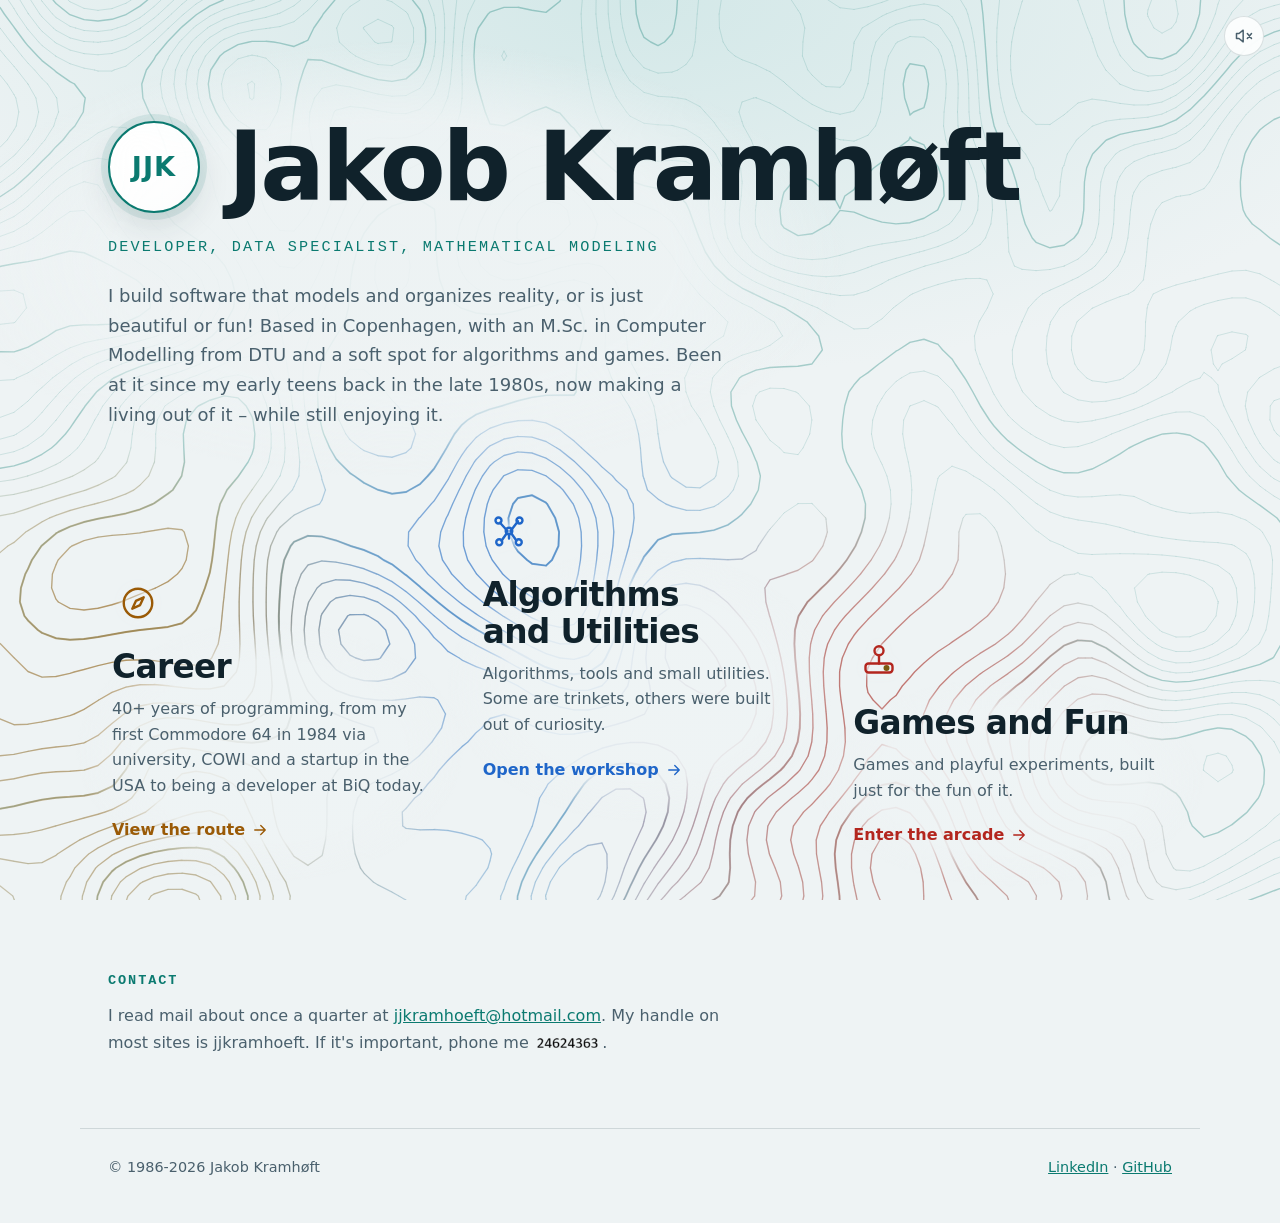
<file: index.html>
<!doctype html>
<html lang="en">
<head>
  <meta charset="utf-8">
  <meta name="viewport" content="width=device-width, initial-scale=1">
  <title>Jakob Kramhøft · Developer, Data Specialist, Mathematical Modeling</title>
  <meta name="description" content="Jakob Kramhøft, senior developer and data specialist in Copenhagen. Career, algorithms and utilities, and games made for fun.">
  <meta name="color-scheme" content="dark light">
  <meta name="theme-color" content="#0d1418" media="(prefers-color-scheme: dark)">
  <meta name="theme-color" content="#eef3f4" media="(prefers-color-scheme: light)">
  <link rel="icon" href="assets/favicon.svg" type="image/svg+xml">
  <link rel="stylesheet" href="css/style.css">
  <script>document.documentElement.classList.add('js');</script>
  <script src="js/site.js" defer></script>
  <script src="js/background.js" defer></script>
  <script src="js/sound.js" defer></script>
  <script src="js/main.js" defer></script>
</head>
<body class="page-home" data-music="pad">
  <a class="skip-link" href="#main">Skip to content</a>
  <canvas id="bg" aria-hidden="true"></canvas>

  <button id="sound-toggle" class="icon-button sound-corner" type="button" aria-pressed="false" aria-label="Turn sound on" title="Turn sound on">
    <svg class="icon-off" viewBox="0 0 24 24" width="20" height="20" aria-hidden="true"><path d="M11 5 6 9H3v6h3l5 4z"/><path d="m16 9 5 6m0-6-5 6"/></svg>
    <svg class="icon-on" viewBox="0 0 24 24" width="20" height="20" aria-hidden="true"><path d="M11 5 6 9H3v6h3l5 4z"/><path d="M15.5 8.5a5 5 0 0 1 0 7M18.5 5.5a9 9 0 0 1 0 13"/></svg>
  </button>

  <main id="main">
    <section class="hero" aria-labelledby="hero-title">
      <div class="hero-title">
        <!-- To use a photo, replace the span with: <img src="assets/portrait.jpg" alt=""> -->
        <div class="portrait" aria-hidden="true"><span>JJK</span></div>
        <h1 id="hero-title">Jakob Kramhøft</h1>
      </div>
      <p class="tagline">Developer, Data Specialist, Mathematical Modeling</p>
      <p class="intro">
        I build software that models and organizes reality, or is just beautiful or fun!
        Based in Copenhagen, with an M.Sc. in Computer Modelling from DTU and a soft spot for algorithms and games.
        Been at it since my early teens back in the late 1980s, now making a living out of it – while still enjoying it.
      </p>
    </section>

    <section id="explore" class="section" aria-label="Explore">
      <div class="portals">
        <a class="portal portal-career reveal" href="career.html" data-blip="294">
          <span class="portal-icon" aria-hidden="true">
            <svg viewBox="0 0 24 24"><circle cx="12" cy="12" r="9.5"/><path d="m15.8 8.2-2.4 5.2-5.2 2.4 2.4-5.2z"/></svg>
          </span>
          <h2>Career</h2>
          <p>40+ years of programming, from my first Commodore 64 in 1984 via university, COWI and a startup in the USA to being a developer at BiQ today.</p>
          <span class="portal-cta">View the route <svg viewBox="0 0 24 24" width="18" height="18" aria-hidden="true"><path d="M5 12h14m-6-6 6 6-6 6"/></svg></span>
        </a>
        <a class="portal portal-algo reveal" href="algorithms.html" data-blip="330">
          <span class="portal-icon" aria-hidden="true">
            <svg viewBox="0 0 24 24"><path d="M6 6.5 11 12m7-6.5L13 12m-1 1.8V17M7 18.5l3.5-5m6.5 5-3.5-5"/><circle cx="5" cy="5" r="2"/><circle cx="19" cy="5" r="2"/><circle cx="12" cy="12" r="2.2"/><circle cx="5.5" cy="19.5" r="2"/><circle cx="18.5" cy="19.5" r="2"/></svg>
          </span>
          <h2>Algorithms and Utilities</h2>
          <p>Algorithms, tools and small utilities. Some are trinkets, others were built out of curiosity.</p>
          <span class="portal-cta">Open the workshop <svg viewBox="0 0 24 24" width="18" height="18" aria-hidden="true"><path d="M5 12h14m-6-6 6 6-6 6"/></svg></span>
        </a>
        <a class="portal portal-games reveal" href="games.html" data-blip="392">
          <span class="portal-icon" aria-hidden="true">
            <svg viewBox="0 0 24 24"><rect x="3" y="15" width="18" height="6" rx="2"/><path d="M12 15V9.5"/><circle cx="12" cy="6.5" r="3"/><circle class="accent-2" cx="17" cy="18" r="1.2"/></svg>
          </span>
          <h2>Games and Fun</h2>
          <p>Games and playful experiments, built just for the fun of it.</p>
          <span class="portal-cta">Enter the arcade <svg viewBox="0 0 24 24" width="18" height="18" aria-hidden="true"><path d="M5 12h14m-6-6 6 6-6 6"/></svg></span>
        </a>
      </div>
    </section>

    <section id="contact" class="section contact" aria-labelledby="contact-title">
      <h2 id="contact-title" class="contact-title">Contact</h2>
      <p>
        <!-- js/main.js turns this into a mailto link, so the address is never written out in the HTML. -->
        I read mail about once a quarter at <span class="mail" data-user="jjkramhoeft" data-domain="hotmail.com">jjkramhoeft (at) hotmail.com</span>.
        My handle on most sites is jjkramhoeft.
        If it's important, phone me 
        <img class="tnummr" src="resources/tn.png" width="66" height="13" alt="...">.
      </p>
    </section>
  </main>

  <footer class="site-footer">
    <p>© 1986-<span id="year">2026</span> Jakob Kramhøft</p>
    <p><a href="https://www.linkedin.com/in/jjkramhoeft/" rel="me noopener" target="_blank">LinkedIn</a> · <a href="https://github.com/jjkramhoeft" rel="me noopener" target="_blank">GitHub</a></p>
  </footer>
</body>
</html>
</file>
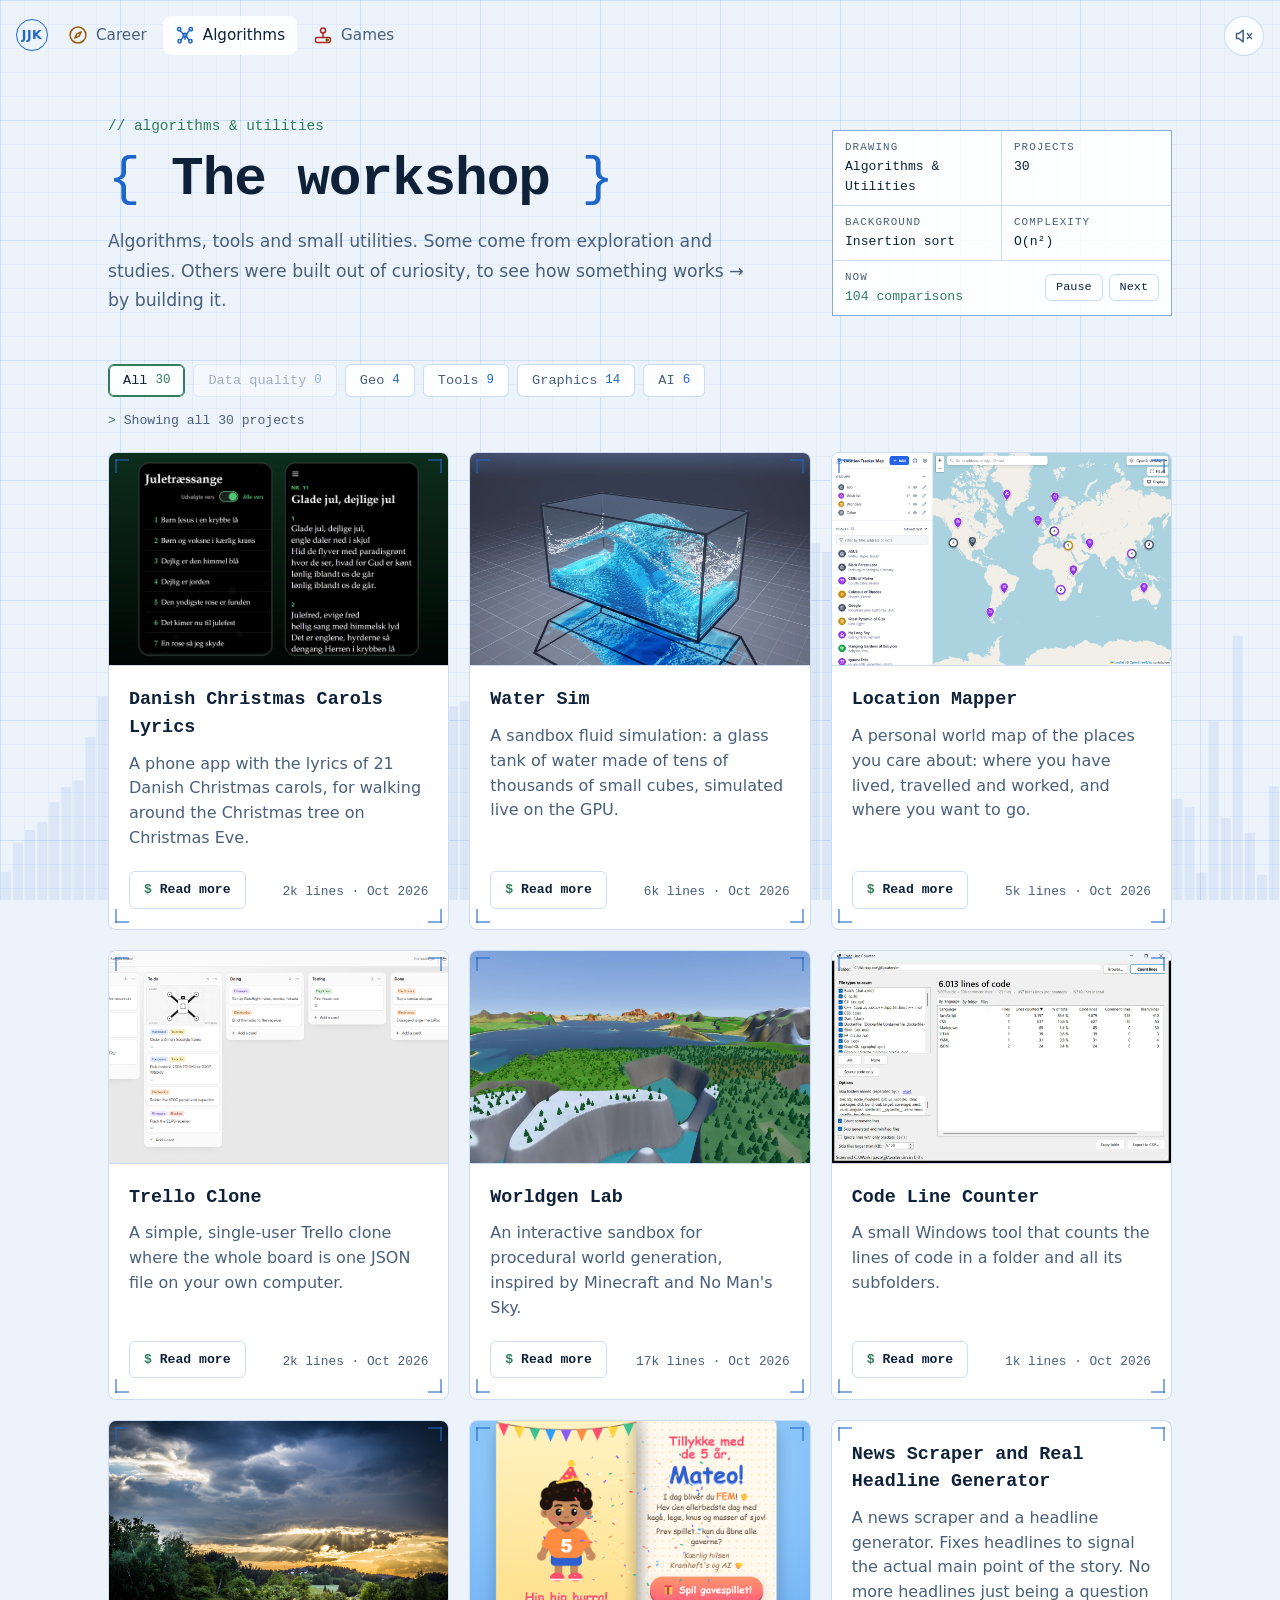
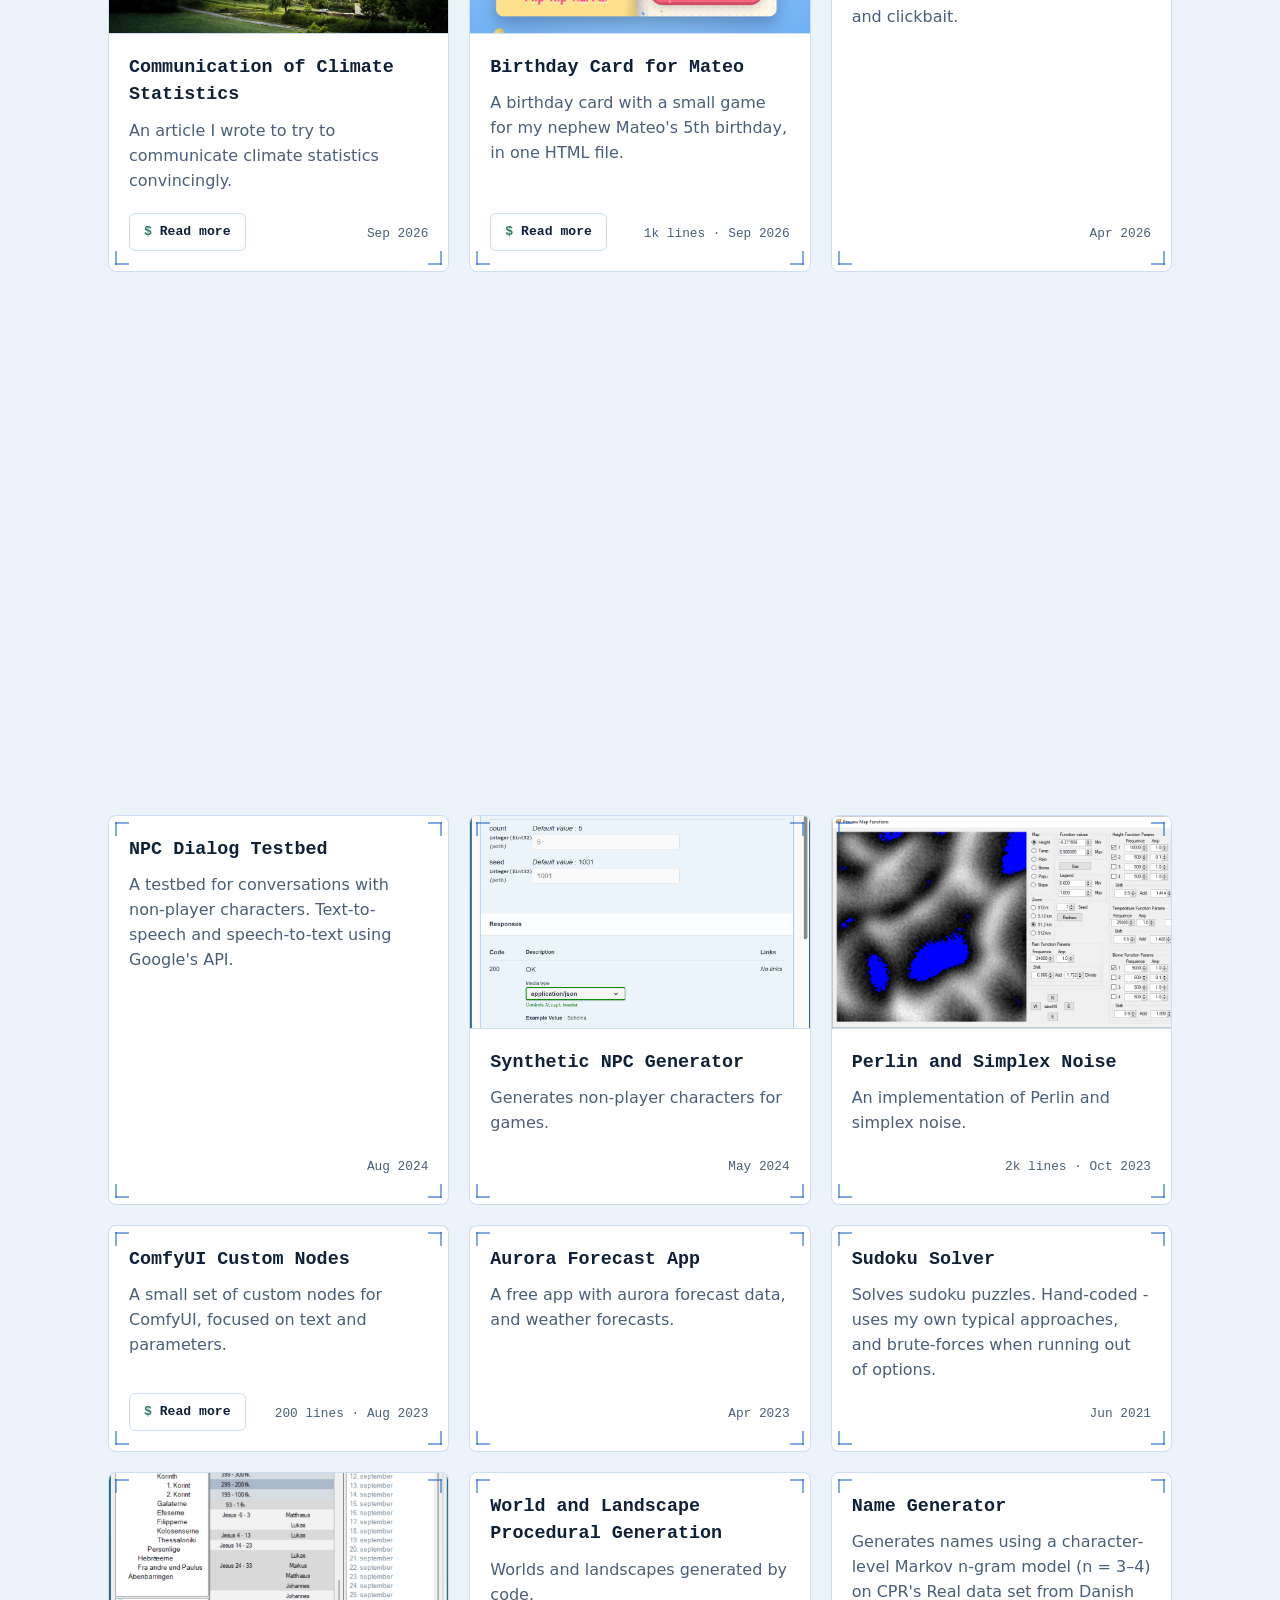
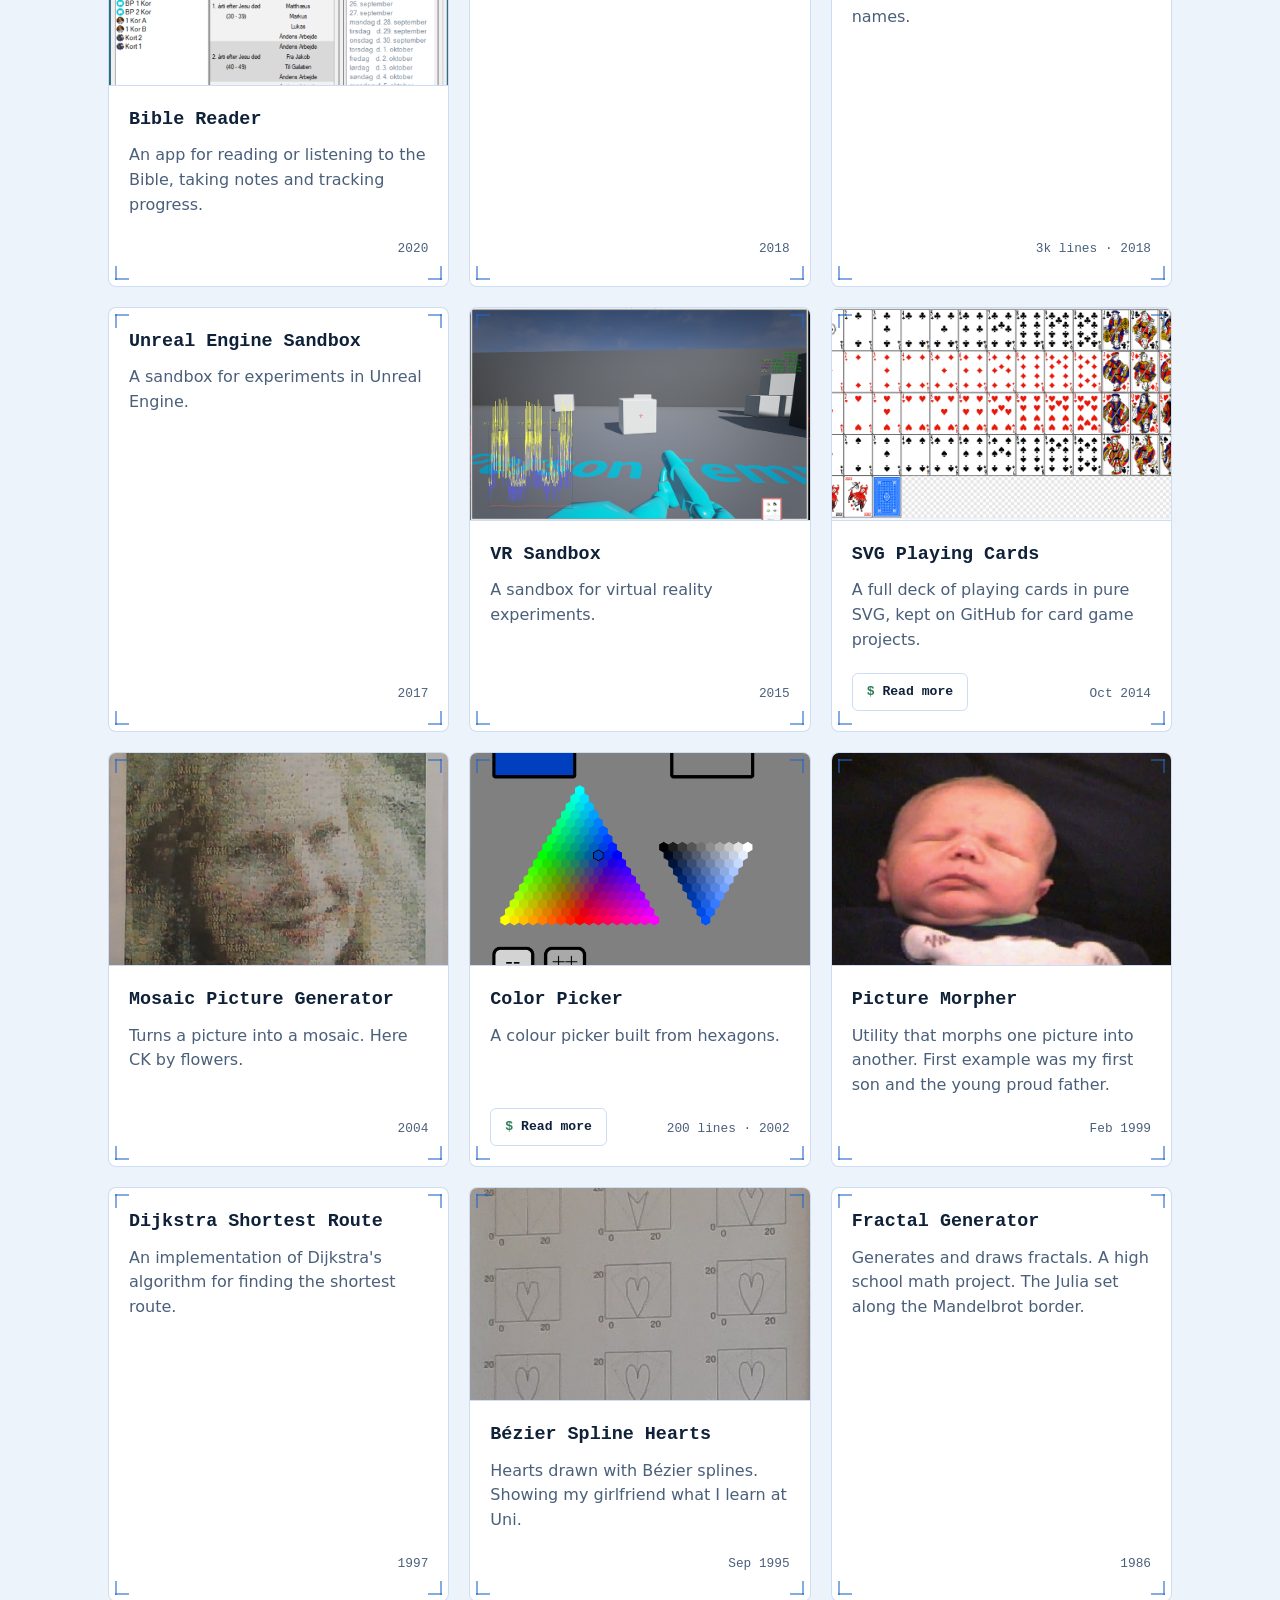
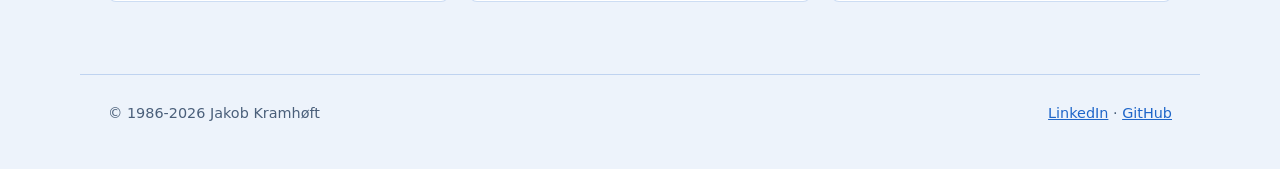
<file: algorithms.html>
<!doctype html>
<html lang="en">
<head>
  <meta charset="utf-8">
  <meta name="viewport" content="width=device-width, initial-scale=1">
  <title>Algorithms and Utilities · Jakob Kramhøft</title>
  <meta name="description" content="Algorithms, tools and small utilities by Jakob Kramhøft: data quality, geo and handy tools, some from work and some built out of curiosity.">
  <meta name="color-scheme" content="dark light">
  <meta name="theme-color" content="#0a1726" media="(prefers-color-scheme: dark)">
  <meta name="theme-color" content="#edf3fb" media="(prefers-color-scheme: light)">
  <link rel="icon" href="assets/favicon.svg" type="image/svg+xml">
  <link rel="stylesheet" href="css/style.css">
  <link rel="stylesheet" href="css/algorithms.css">
  <script>document.documentElement.classList.add('js');</script>
  <script src="js/site.js" defer></script>
  <script src="data/projects.js" defer></script>
  <script src="js/algo-viz.js" defer></script>
  <script src="js/sound.js" defer></script>
  <script src="js/project-cards.js" defer></script>
  <script src="js/algorithms.js" defer></script>
</head>
<body class="page-algorithms" data-music="synth">
  <a class="skip-link" href="#main">Skip to content</a>
  <canvas id="bg" aria-hidden="true"></canvas>

  <header class="site-header">
    <nav class="site-nav" aria-label="Main">
      <a class="brand" href="index.html" aria-label="Jakob Kramhøft, home" title="Home"><span class="brand-mark" aria-hidden="true">JJK</span></a>
      <a class="nav-career" href="career.html"><svg class="nav-icon" viewBox="0 0 24 24" width="20" height="20" aria-hidden="true"><circle cx="12" cy="12" r="9.5"/><path d="m15.8 8.2-2.4 5.2-5.2 2.4 2.4-5.2z"/></svg><span class="nav-label">Career</span></a>
      <a class="nav-algorithms" href="algorithms.html" aria-current="page"><svg class="nav-icon" viewBox="0 0 24 24" width="20" height="20" aria-hidden="true"><path d="M6 6.5 11 12m7-6.5L13 12m-1 1.8V17M7 18.5l3.5-5m6.5 5-3.5-5"/><circle cx="5" cy="5" r="2"/><circle cx="19" cy="5" r="2"/><circle cx="12" cy="12" r="2.2"/><circle cx="5.5" cy="19.5" r="2"/><circle cx="18.5" cy="19.5" r="2"/></svg><span class="nav-label">Algorithms</span></a>
      <a class="nav-games" href="games.html"><svg class="nav-icon" viewBox="0 0 24 24" width="20" height="20" aria-hidden="true"><rect x="3" y="15" width="18" height="6" rx="2"/><path d="M12 15V9.5"/><circle cx="12" cy="6.5" r="3"/><circle class="accent-2" cx="17" cy="18" r="1.2"/></svg><span class="nav-label">Games</span></a>
    </nav>
  </header>

  <button id="sound-toggle" class="icon-button sound-corner" type="button" aria-pressed="false" aria-label="Turn sound on" title="Turn sound on">
    <svg class="icon-off" viewBox="0 0 24 24" width="20" height="20" aria-hidden="true"><path d="M11 5 6 9H3v6h3l5 4z"/><path d="m16 9 5 6m0-6-5 6"/></svg>
    <svg class="icon-on" viewBox="0 0 24 24" width="20" height="20" aria-hidden="true"><path d="M11 5 6 9H3v6h3l5 4z"/><path d="M15.5 8.5a5 5 0 0 1 0 7M18.5 5.5a9 9 0 0 1 0 13"/></svg>
    </button>

  <main id="main">
    <section class="workshop-intro" aria-labelledby="workshop-title">
      <div class="workshop-text">
        <p class="kicker">// algorithms &amp; utilities</p>
        <h1 id="workshop-title"><span class="brace" aria-hidden="true">{</span> The workshop <span class="brace" aria-hidden="true">}</span></h1>
        <p class="lead">
          Algorithms, tools and small utilities. Some come from exploration and studies.
          Others were built out of curiosity, to see how something works → by building it.
        </p>
      </div>

      <!-- An engineering-drawing style title block. The background rows are filled in by js/algo-viz.js. -->
      <dl class="title-block" aria-label="About this page">
        <div><dt>Drawing</dt><dd>Algorithms &amp; Utilities</dd></div>
        <div><dt>Projects</dt><dd id="project-count">–</dd></div>
        <div><dt>Background</dt><dd id="viz-name">–</dd></div>
        <div><dt>Complexity</dt><dd id="viz-complexity">–</dd></div>
        <div class="title-block-wide title-block-now">
          <dt>Now</dt>
          <dd id="viz-stats">–</dd>
          <dd class="viz-controls" id="viz-controls" hidden>
            <button class="viz-button" id="viz-pause" type="button">Pause</button>
            <button class="viz-button" id="viz-next" type="button">Next</button>
          </dd>
        </div>
      </dl>
    </section>

    <section class="workshop-projects" aria-labelledby="projects-title">
      <h2 id="projects-title" class="visually-hidden">Projects</h2>
      <div class="filters" role="group" aria-label="Filter projects" id="filters"></div>
      <p class="filter-status" id="filter-status" aria-live="polite"></p>
      <div id="project-list" class="project-grid"></div>
      <p class="empty" id="empty-state" hidden>No projects match this filter yet.</p>
      <noscript><p class="empty">Turn on JavaScript to see the projects.</p></noscript>
    </section>
  </main>

  <footer class="site-footer">
    <p>© 1986-<span id="year">2026</span> Jakob Kramhøft</p>
    <p><a href="https://www.linkedin.com/in/jjkramhoeft/" rel="me noopener" target="_blank">LinkedIn</a> · <a href="https://github.com/jjkramhoeft" rel="me noopener" target="_blank">GitHub</a></p>
  </footer>
</body>
</html>
</file>
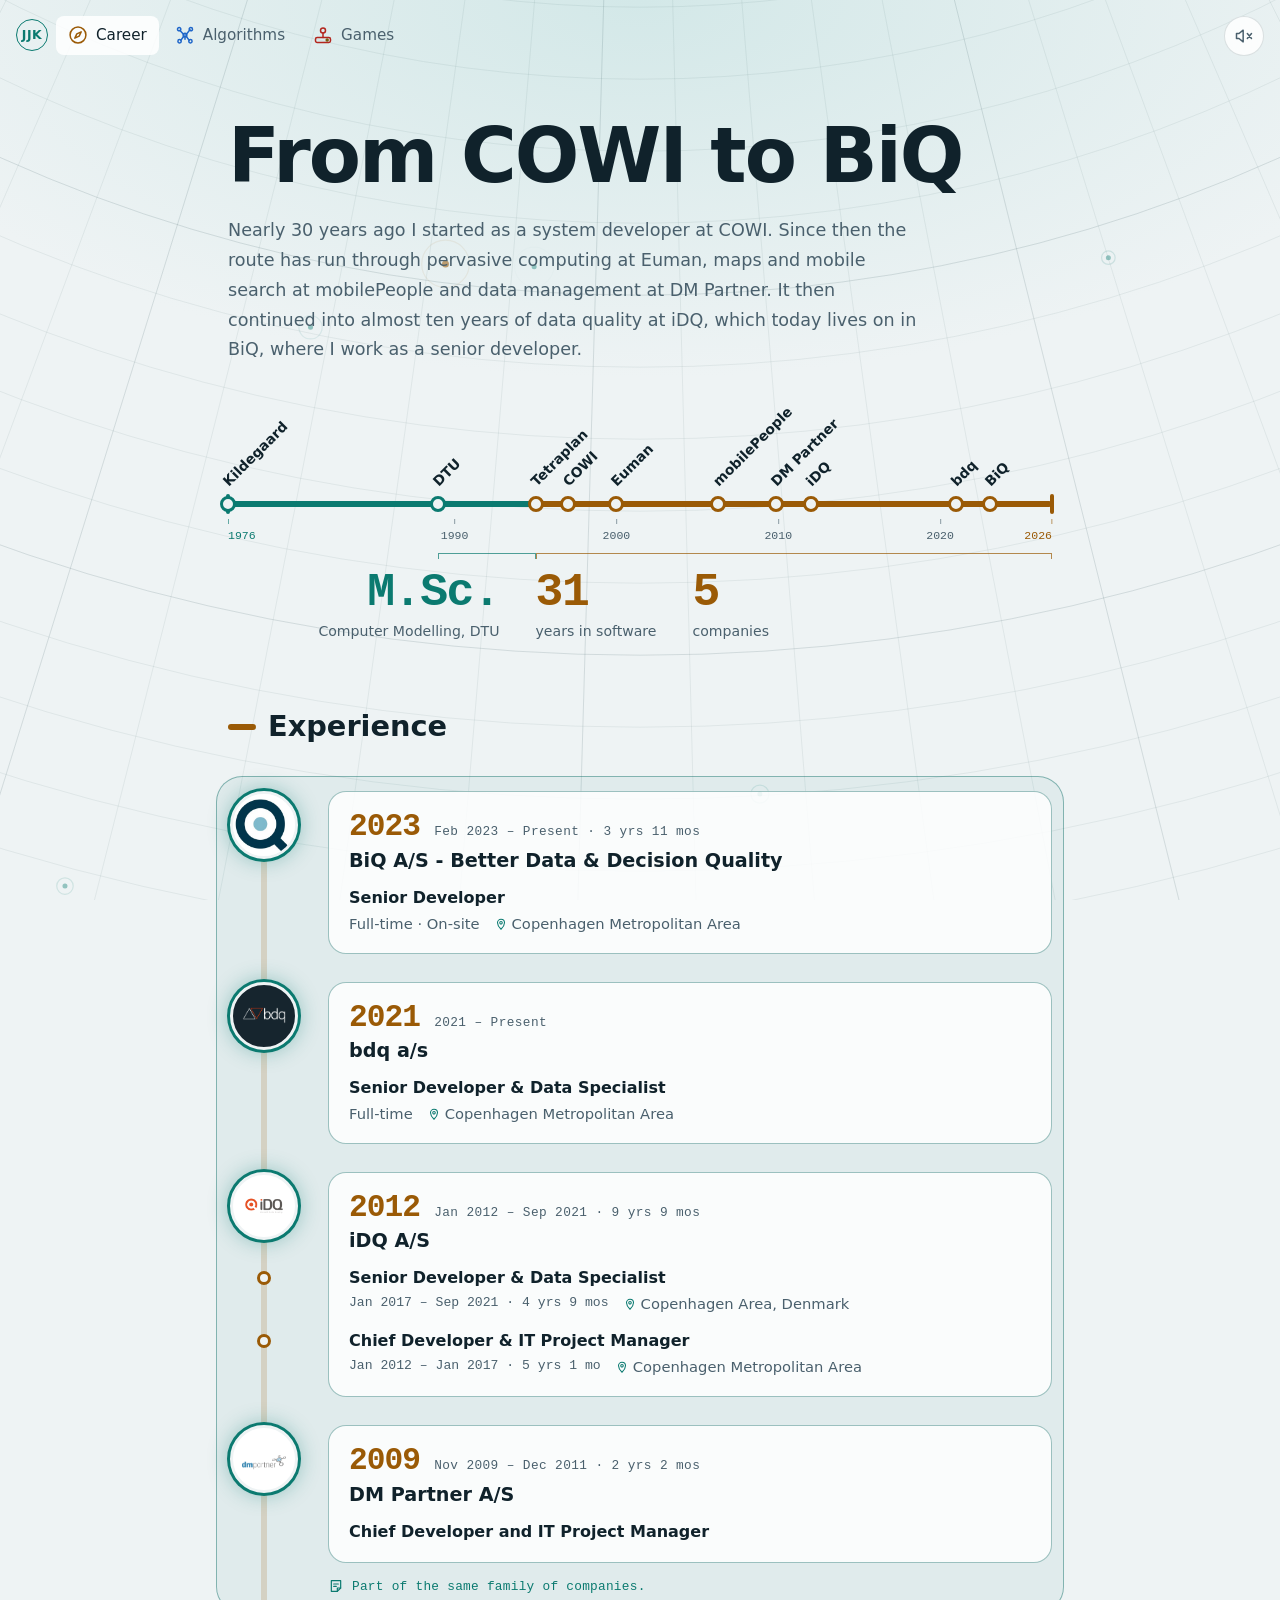
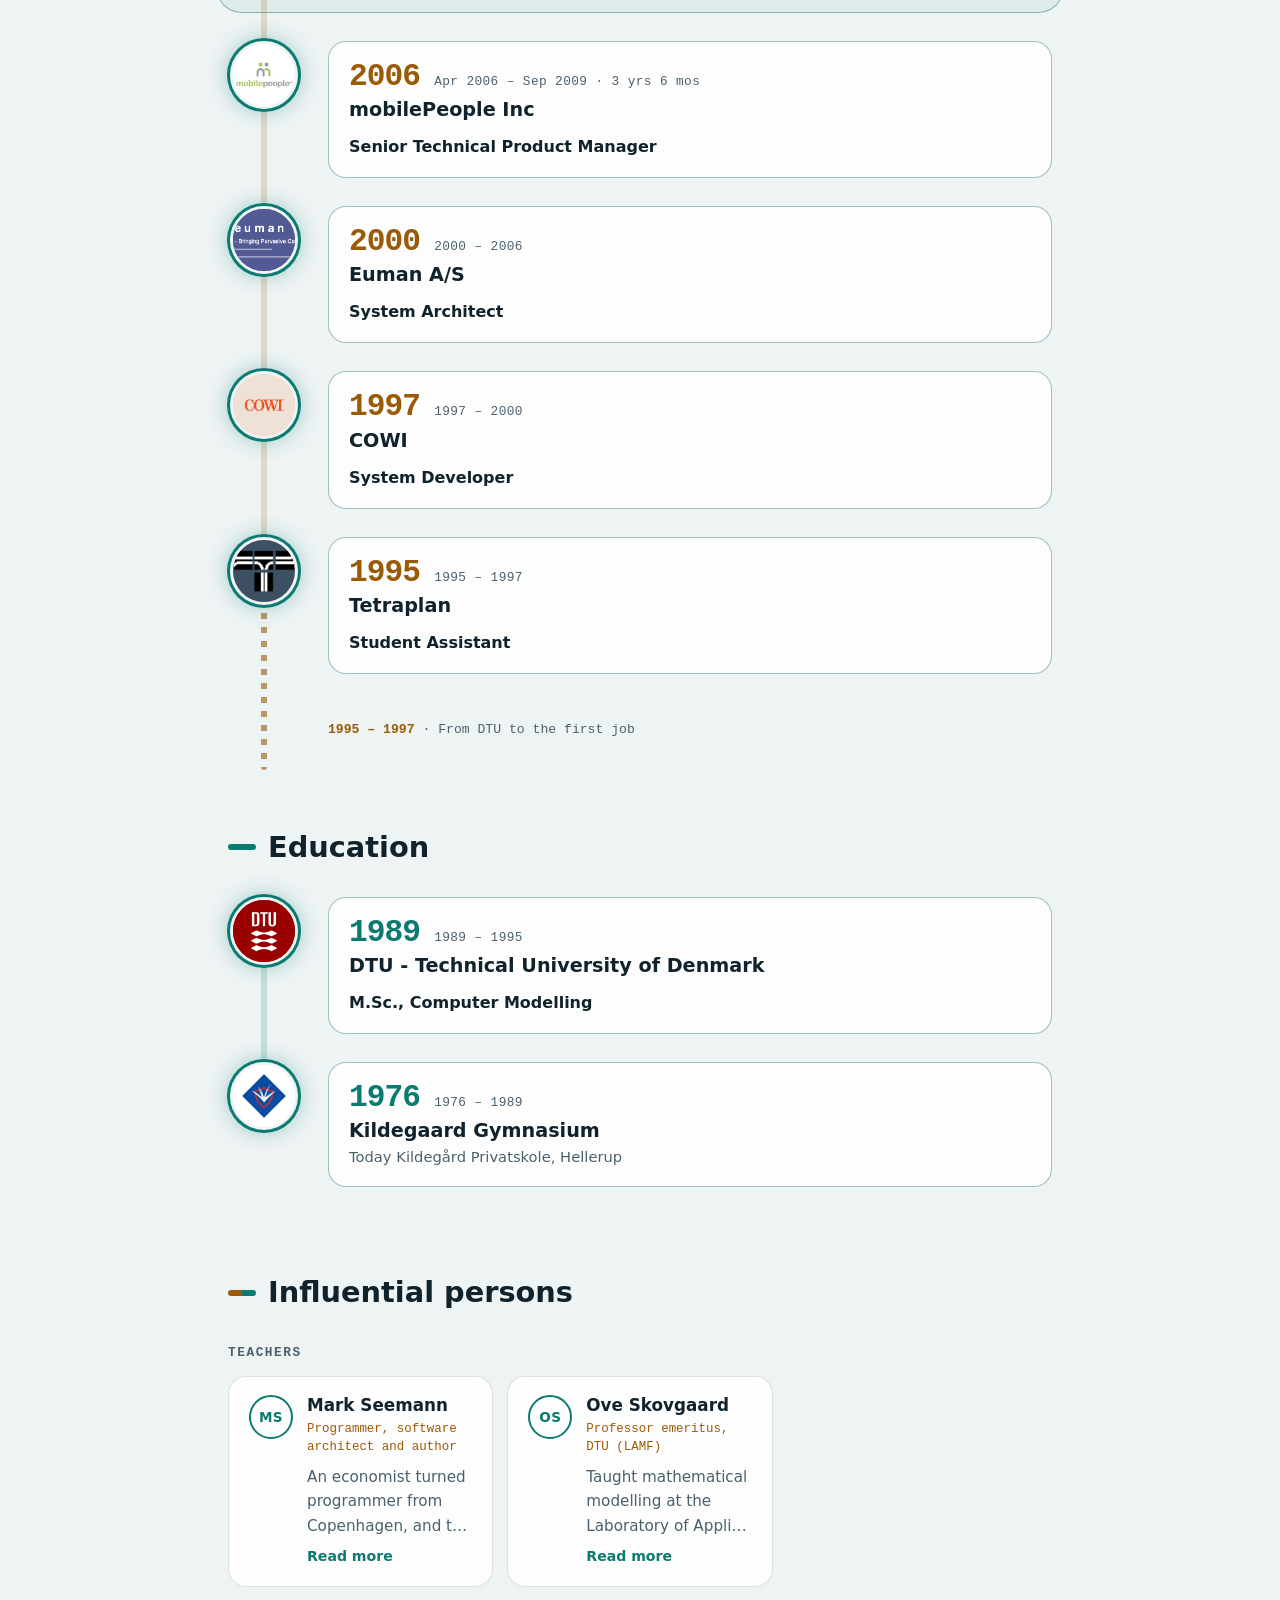
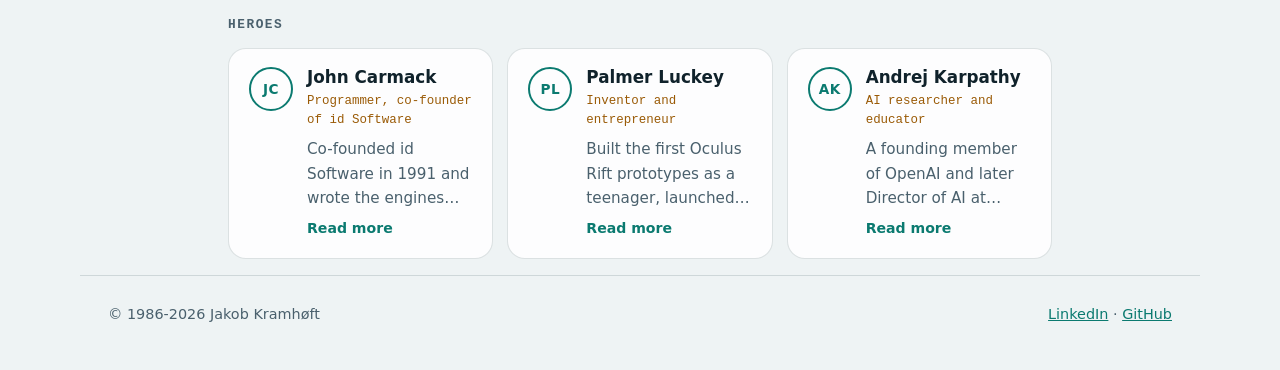
<file: career.html>
<!doctype html>
<html lang="en">
<head>
  <meta charset="utf-8">
  <meta name="viewport" content="width=device-width, initial-scale=1">
  <title>Career · Jakob Kramhøft</title>
  <meta name="description" content="The career of Jakob Kramhøft: nearly 30 years of software and data work, from COWI to BiQ, and an M.Sc. in Computer Modelling from DTU.">
  <meta name="color-scheme" content="dark light">
  <meta name="theme-color" content="#0d1418" media="(prefers-color-scheme: dark)">
  <meta name="theme-color" content="#eef3f4" media="(prefers-color-scheme: light)">
  <link rel="icon" href="assets/favicon.svg" type="image/svg+xml">
  <link rel="stylesheet" href="css/style.css">
  <link rel="stylesheet" href="css/career.css">
  <script>document.documentElement.classList.add('js');</script>
  <script src="js/site.js" defer></script>
  <script src="data/career.js" defer></script>
  <script src="js/map-grid.js" defer></script>
  <script src="js/sound.js" defer></script>
  <script src="js/career.js" defer></script>
</head>
<body data-music="piano">
  <a class="skip-link" href="#main">Skip to content</a>
  <canvas id="bg" aria-hidden="true"></canvas>

  <header class="site-header">
    <nav class="site-nav" aria-label="Main">
      <a class="brand" href="index.html" aria-label="Jakob Kramhøft, home" title="Home"><span class="brand-mark" aria-hidden="true">JJK</span></a>
      <a class="nav-career" href="career.html" aria-current="page"><svg class="nav-icon" viewBox="0 0 24 24" width="20" height="20" aria-hidden="true"><circle cx="12" cy="12" r="9.5"/><path d="m15.8 8.2-2.4 5.2-5.2 2.4 2.4-5.2z"/></svg><span class="nav-label">Career</span></a>
      <a class="nav-algorithms" href="algorithms.html"><svg class="nav-icon" viewBox="0 0 24 24" width="20" height="20" aria-hidden="true"><path d="M6 6.5 11 12m7-6.5L13 12m-1 1.8V17M7 18.5l3.5-5m6.5 5-3.5-5"/><circle cx="5" cy="5" r="2"/><circle cx="19" cy="5" r="2"/><circle cx="12" cy="12" r="2.2"/><circle cx="5.5" cy="19.5" r="2"/><circle cx="18.5" cy="19.5" r="2"/></svg><span class="nav-label">Algorithms</span></a>
      <a class="nav-games" href="games.html"><svg class="nav-icon" viewBox="0 0 24 24" width="20" height="20" aria-hidden="true"><rect x="3" y="15" width="18" height="6" rx="2"/><path d="M12 15V9.5"/><circle cx="12" cy="6.5" r="3"/><circle class="accent-2" cx="17" cy="18" r="1.2"/></svg><span class="nav-label">Games</span></a>
    </nav>
  </header>

  <button id="sound-toggle" class="icon-button sound-corner" type="button" aria-pressed="false" aria-label="Turn sound on" title="Turn sound on">
    <svg class="icon-off" viewBox="0 0 24 24" width="20" height="20" aria-hidden="true"><path d="M11 5 6 9H3v6h3l5 4z"/><path d="m16 9 5 6m0-6-5 6"/></svg>
    <svg class="icon-on" viewBox="0 0 24 24" width="20" height="20" aria-hidden="true"><path d="M11 5 6 9H3v6h3l5 4z"/><path d="M15.5 8.5a5 5 0 0 1 0 7M18.5 5.5a9 9 0 0 1 0 13"/></svg>
    </button>

  <main id="main">
    <section class="career-intro" aria-labelledby="career-title">
      <h1 id="career-title">From COWI to BiQ</h1>
      <div class="about">
        <p>
          Nearly 30 years ago I started as a system developer at COWI. Since then the route has run through
          pervasive computing at Euman, maps and mobile search at mobilePeople and data management at DM Partner.
          It then continued into almost ten years of data quality at iDQ, which today lives on in BiQ,
          where I work as a senior developer.
        </p>
      </div>
      <!-- The line map is drawn from data/career.js by js/career.js; the facts line up under the stretch they measure. -->
      <div class="route-overview">
        <nav id="route-map" class="route-map" aria-label="The whole route at a glance"></nav>
        <ul class="facts" aria-label="Career in numbers">
          <li class="fact fact-edu"><strong>M.Sc.</strong><span>Computer Modelling, DTU</span></li>
          <li class="fact fact-work"><strong id="fact-years">29</strong><span>years in software</span></li>
          <li class="fact fact-work"><strong id="fact-companies">5</strong><span>companies</span></li>
        </ul>
      </div>
    </section>

    <section class="timeline-section" aria-labelledby="experience-title">
      <h2 id="experience-title" class="timeline-title"><span class="line-chip" aria-hidden="true"></span>Experience</h2>
      <ol id="experience-route" class="route route-work"></ol>
    </section>

    <section class="timeline-section" aria-labelledby="education-title">
      <h2 id="education-title" class="timeline-title"><span class="line-chip line-chip-branch" aria-hidden="true"></span>Education</h2>
      <ol id="education-route" class="route route-branch"></ol>
    </section>

    <section class="timeline-section" aria-labelledby="influences-title">
      <h2 id="influences-title" class="timeline-title"><span class="line-chip line-chip-people" aria-hidden="true"></span>Influential persons</h2>
      <div id="influences"></div>
    </section>

    <noscript>
      <p class="timeline-section">Turn on JavaScript to see the full timeline, or see the
        <a href="https://www.linkedin.com/in/jjkramhoeft/">LinkedIn profile</a>.</p>
    </noscript>
  </main>

  <footer class="site-footer">
    <p>© 1986-<span id="year">2026</span> Jakob Kramhøft</p>
    <p><a href="https://www.linkedin.com/in/jjkramhoeft/" rel="me noopener" target="_blank">LinkedIn</a> · <a href="https://github.com/jjkramhoeft" rel="me noopener" target="_blank">GitHub</a></p>
  </footer>
</body>
</html>
</file>
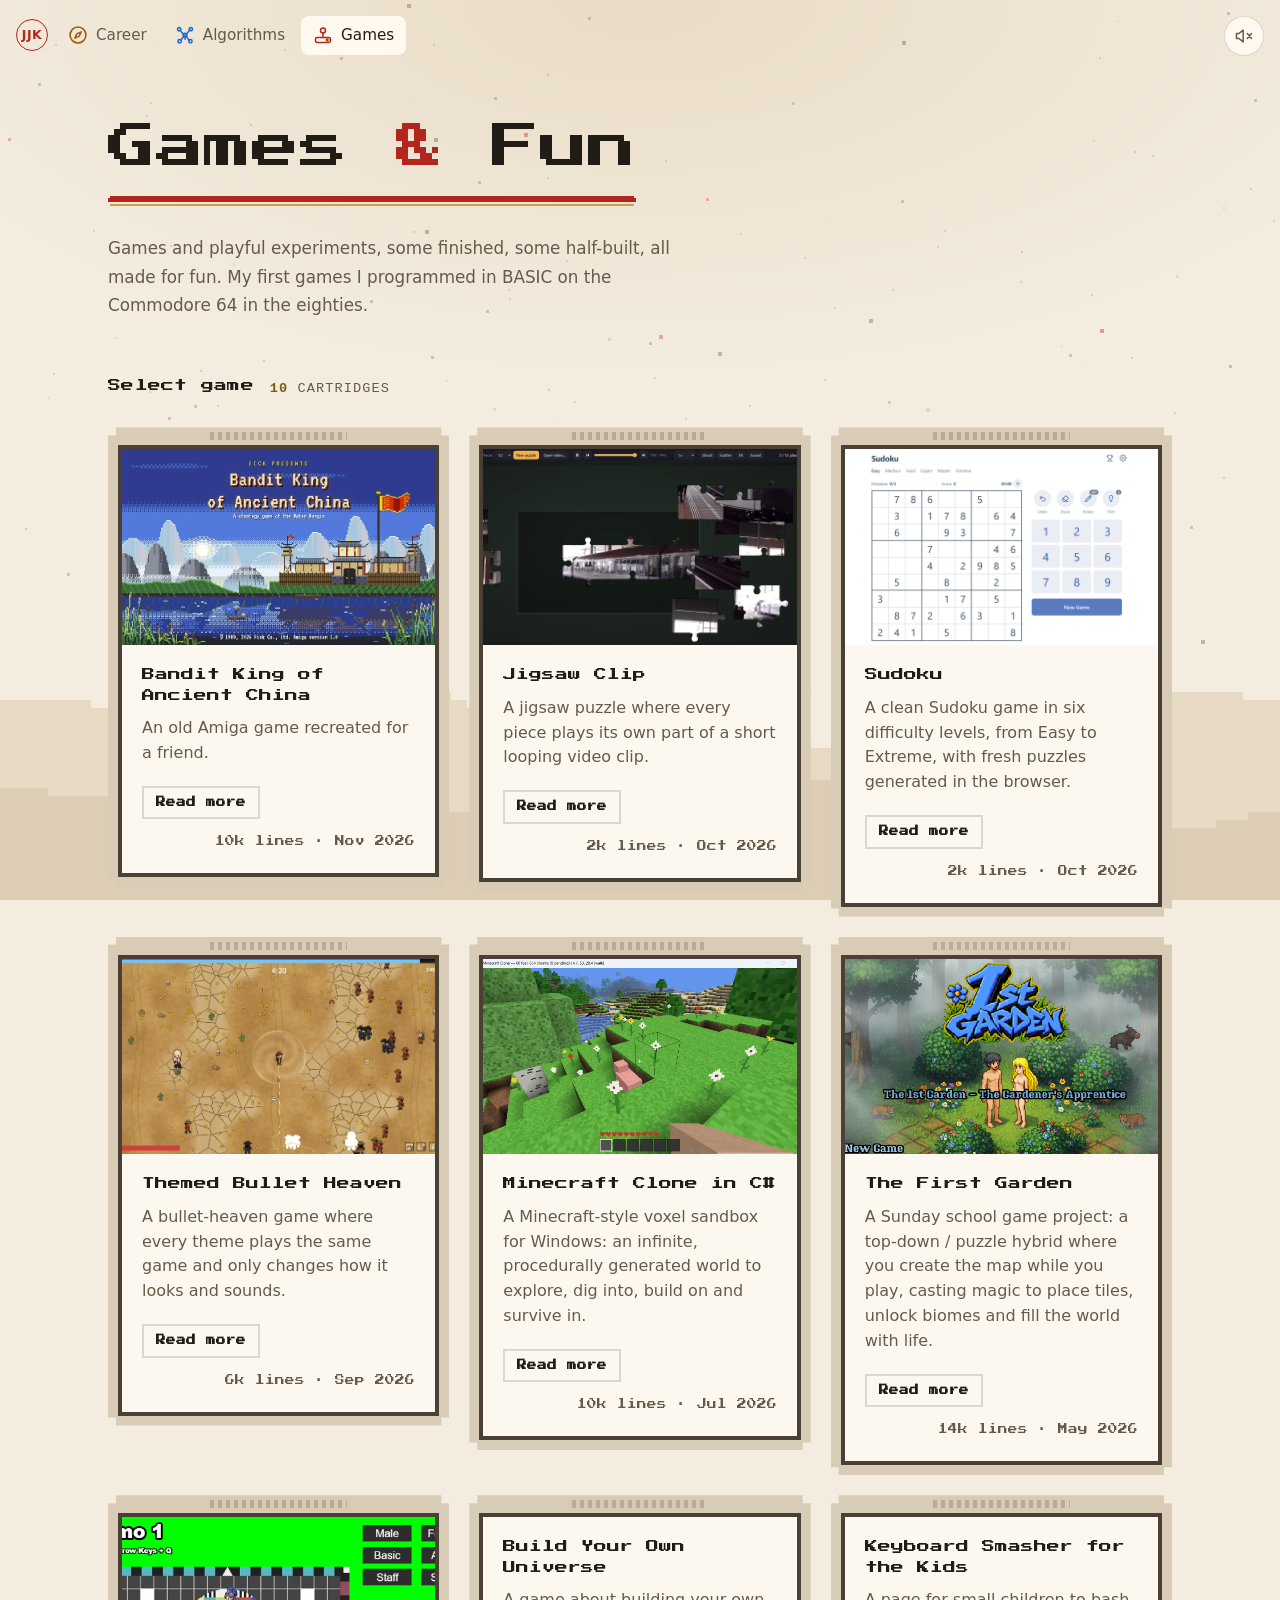
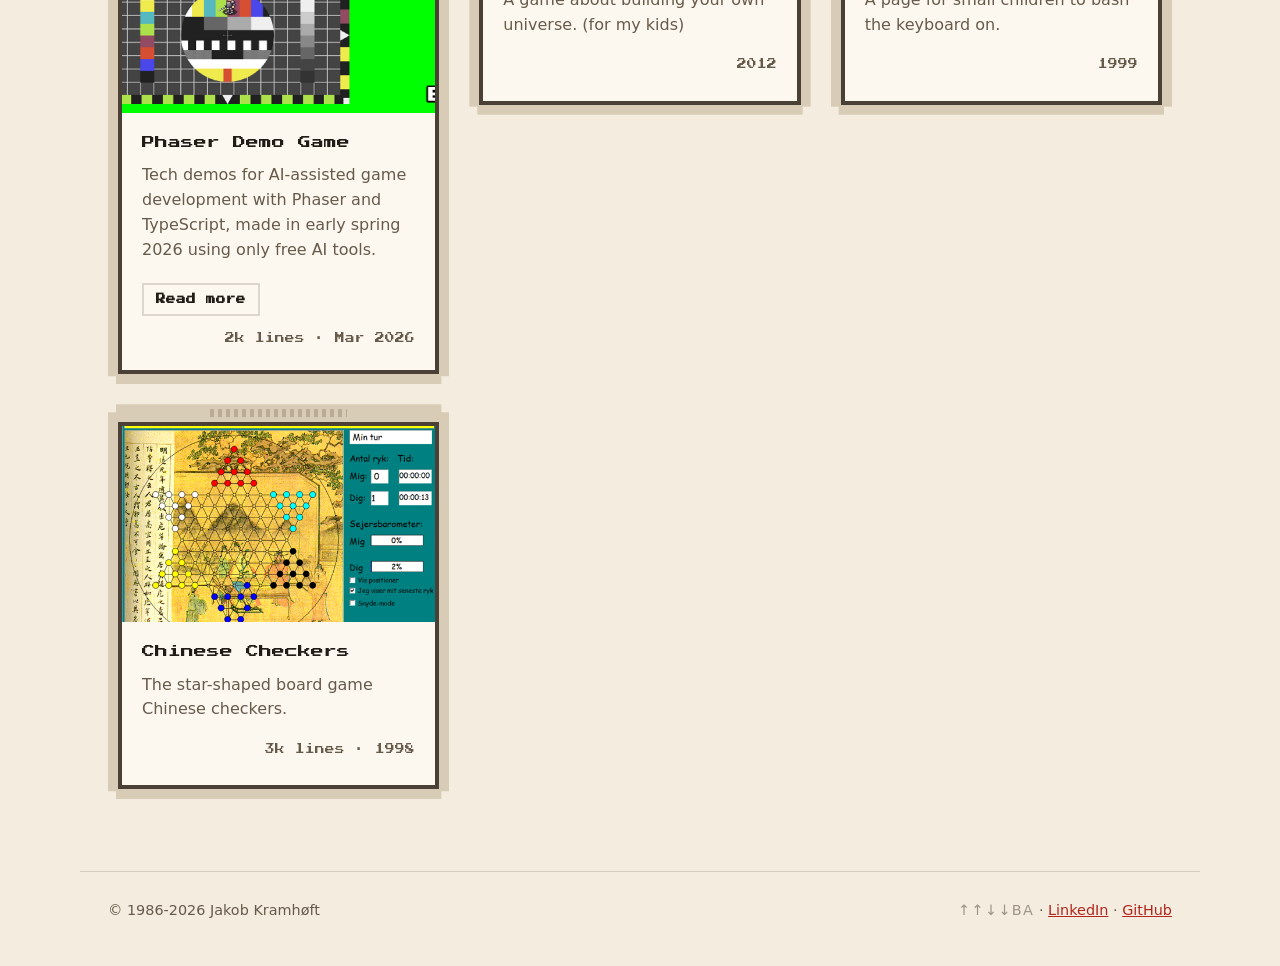
<file: games.html>
<!doctype html>
<html lang="en">
<head>
  <meta charset="utf-8">
  <meta name="viewport" content="width=device-width, initial-scale=1">
  <title>Games and Fun · Jakob Kramhøft</title>
  <meta name="description" content="Games and playful experiments by Jakob Kramhøft, built just for the fun of it.">
  <meta name="color-scheme" content="dark light">
  <meta name="theme-color" content="#14110e" media="(prefers-color-scheme: dark)">
  <meta name="theme-color" content="#f3ecdf" media="(prefers-color-scheme: light)">
  <link rel="icon" href="assets/favicon.svg" type="image/svg+xml">
  <link rel="preload" href="assets/fonts/press-start-2p-latin.woff2" as="font" type="font/woff2" crossorigin>
  <link rel="stylesheet" href="css/fonts.css">
  <link rel="stylesheet" href="css/style.css">
  <link rel="stylesheet" href="css/games.css">
  <script>document.documentElement.classList.add('js');</script>
  <script src="js/site.js" defer></script>
  <script src="data/projects.js" defer></script>
  <script src="js/sprites.js" defer></script>
  <script src="js/starfield.js" defer></script>
  <script src="js/sound.js" defer></script>
  <script src="js/project-cards.js" defer></script>
  <script src="js/games.js" defer></script>
</head>
<body class="page-games" data-music="chiptune">
  <a class="skip-link" href="#main">Skip to content</a>
  <canvas id="bg" aria-hidden="true"></canvas>
  <canvas id="trail" aria-hidden="true"></canvas>

  <header class="site-header">
    <nav class="site-nav" aria-label="Main">
      <a class="brand" href="index.html" aria-label="Jakob Kramhøft, home" title="Home"><span class="brand-mark" aria-hidden="true">JJK</span></a>
      <a class="nav-career" href="career.html"><svg class="nav-icon" viewBox="0 0 24 24" width="20" height="20" aria-hidden="true"><circle cx="12" cy="12" r="9.5"/><path d="m15.8 8.2-2.4 5.2-5.2 2.4 2.4-5.2z"/></svg><span class="nav-label">Career</span></a>
      <a class="nav-algorithms" href="algorithms.html"><svg class="nav-icon" viewBox="0 0 24 24" width="20" height="20" aria-hidden="true"><path d="M6 6.5 11 12m7-6.5L13 12m-1 1.8V17M7 18.5l3.5-5m6.5 5-3.5-5"/><circle cx="5" cy="5" r="2"/><circle cx="19" cy="5" r="2"/><circle cx="12" cy="12" r="2.2"/><circle cx="5.5" cy="19.5" r="2"/><circle cx="18.5" cy="19.5" r="2"/></svg><span class="nav-label">Algorithms</span></a>
      <a class="nav-games" href="games.html" aria-current="page"><svg class="nav-icon" viewBox="0 0 24 24" width="20" height="20" aria-hidden="true"><rect x="3" y="15" width="18" height="6" rx="2"/><path d="M12 15V9.5"/><circle cx="12" cy="6.5" r="3"/><circle class="accent-2" cx="17" cy="18" r="1.2"/></svg><span class="nav-label">Games</span></a>
    </nav>
  </header>

  <button id="sound-toggle" class="icon-button sound-corner" type="button" aria-pressed="false" aria-label="Turn sound on" title="Turn sound on">
    <svg class="icon-off" viewBox="0 0 24 24" width="20" height="20" aria-hidden="true"><path d="M11 5 6 9H3v6h3l5 4z"/><path d="m16 9 5 6m0-6-5 6"/></svg>
    <svg class="icon-on" viewBox="0 0 24 24" width="20" height="20" aria-hidden="true"><path d="M11 5 6 9H3v6h3l5 4z"/><path d="M15.5 8.5a5 5 0 0 1 0 7M18.5 5.5a9 9 0 0 1 0 13"/></svg>
    </button>

  <main id="main">
    <section class="arcade-hero" aria-labelledby="arcade-title">
      <h1 id="arcade-title">Games <span>&amp;</span> Fun</h1>
      <p class="lead">
        Games and playful experiments, some finished, some half-built, all made for fun.
        My first games I programmed in BASIC on the Commodore 64 in the eighties.
      </p>
    </section>

    <section class="arcade-games" aria-labelledby="games-title">
      <h2 id="games-title" class="section-title">Select game <span class="game-count"><strong id="game-count">–</strong> cartridges</span></h2>
      <div id="project-list" class="project-grid"></div>
      <noscript><p class="empty">Turn on JavaScript to see and play the games.</p></noscript>
    </section>
  </main>

  <footer class="site-footer">
    <p>© 1986-<span id="year">2026</span> Jakob Kramhøft</p>
    <p>
      <span class="konami-hint" title="Psst… type it">↑↑↓↓BA</span>
      · <a href="https://www.linkedin.com/in/jjkramhoeft/" rel="me noopener" target="_blank">LinkedIn</a> · <a href="https://github.com/jjkramhoeft" rel="me noopener" target="_blank">GitHub</a>
    </p>
  </footer>

  <button type="button" id="quit-game" class="pixel-button quit-game">Quit game</button>
</body>
</html>
</file>
<file: css/style.css>
/* Shared tokens. Dark ("Night over the map") is the default; light follows the OS setting. */
:root {
  --bg: #0d1418;
  --bg-glow: #12303a;
  --surface: rgba(17, 27, 34, 0.82);
  --surface-strong: rgba(22, 35, 44, 0.95);
  --line: rgba(160, 200, 210, 0.16);
  --text: #e7eef1;
  --muted: #9aabb5;
  --accent: #35d0c0;
  --career: #f2a541;
  --algo: #5aa2ff;
  --games: #e9584c;
  --games-2: #c9a04a;
  --contour: rgba(53, 208, 192, 0.12);
  --contour-strong: rgba(53, 208, 192, 0.3);
  --shadow: 0 12px 32px rgba(0, 0, 0, 0.35);
  --radius: 18px;
  --header-h: 60px;
  --font: system-ui, -apple-system, "Segoe UI", Roboto, "Helvetica Neue", Arial, sans-serif;
  --mono: ui-monospace, "Cascadia Code", "SF Mono", Consolas, "Liberation Mono", monospace;
  color-scheme: dark;
}

@media (prefers-color-scheme: light) {
  :root {
    --bg: #eef3f4;
    --bg-glow: #d3e8e8;
    --surface: rgba(255, 255, 255, 0.84);
    --surface-strong: rgba(255, 255, 255, 0.96);
    --line: rgba(20, 50, 60, 0.14);
    --text: #10222b;
    --muted: #4a606d;
    --accent: #0b7a70;
    --career: #9a5a06;
    --algo: #1f66c9;
    --games: #b3261e;
    --games-2: #7a5c12;
    --contour: rgba(11, 122, 112, 0.14);
    --contour-strong: rgba(11, 122, 112, 0.32);
    --shadow: 0 12px 32px rgba(16, 40, 50, 0.12);
    color-scheme: light;
  }
}

*,
*::before,
*::after {
  box-sizing: border-box;
}

html {
  scroll-behavior: smooth;
  scroll-padding-top: 16px;
}

body {
  margin: 0;
  min-height: 100vh;
  background: var(--bg) radial-gradient(ellipse 90% 60% at 50% 0%, var(--bg-glow), transparent 70%) no-repeat fixed;
  color: var(--text);
  font-family: var(--font);
  line-height: 1.5;
  -webkit-font-smoothing: antialiased;
}

a {
  color: var(--accent);
}

:focus-visible {
  outline: 2px solid var(--accent);
  outline-offset: 3px;
  border-radius: 6px;
}

svg {
  fill: none;
  stroke: currentColor;
  stroke-width: 1.8;
  stroke-linecap: round;
  stroke-linejoin: round;
}

[hidden] {
  display: none !important;
}

.visually-hidden {
  position: absolute;
  width: 1px;
  height: 1px;
  overflow: hidden;
  clip: rect(0 0 0 0);
  white-space: nowrap;
}

.skip-link {
  position: absolute;
  left: 16px;
  top: -48px;
  z-index: 20;
  padding: 10px 14px;
  border-radius: 8px;
  background: var(--surface-strong);
  color: var(--text);
}

.skip-link:focus {
  top: 12px;
}

/* Animated page background (js/site.js; the contour map is js/background.js). */
#bg {
  position: fixed;
  inset: 0;
  z-index: 0;
  width: 100%;
  height: 100%;
  pointer-events: none;
}

main,
.site-footer {
  position: relative;
  z-index: 1;
}

/* Header: no bar, just the home mark and the section links in the top-left corner.
   They scroll away with the page; the sound toggle stays fixed in the top-right corner (.sound-corner). */
.site-header {
  position: absolute;
  top: 16px;
  left: 16px;
  right: 72px;
  z-index: 10;
}

.brand {
  display: inline-flex;
  align-items: center;
  margin-right: 4px;
  text-decoration: none;
}

.brand-mark {
  width: 32px;
  height: 32px;
  display: grid;
  place-items: center;
  border: 1.5px solid var(--accent);
  border-radius: 50%;
  color: var(--accent);
  font-size: 0.78rem;
  font-weight: 700;
  letter-spacing: 0.04em;
}

.site-nav {
  display: flex;
  align-items: center;
  gap: 4px;
}

.site-nav a:not(.brand) {
  display: inline-flex;
  align-items: center;
  gap: 8px;
  padding: 8px 12px;
  border-radius: 8px;
  color: var(--muted);
  font-size: 0.95rem;
  text-decoration: none;
}

/* Each section's icon from the landing page, in its section colour. */
.nav-icon {
  flex: none;
  color: var(--nav-accent);
}

.nav-career { --nav-accent: var(--career); }
.nav-algorithms { --nav-accent: var(--algo); }
.nav-games { --nav-accent: var(--games); }

.nav-icon .accent-2 {
  fill: var(--games-2);
  stroke: var(--games-2);
}

.site-nav a:not(.brand):hover,
.site-nav a[aria-current="page"] {
  background: var(--surface);
  color: var(--text);
}

/* Narrow screens: icons only. */
@media (max-width: 639px) {
  .nav-label {
    position: absolute;
    width: 1px;
    height: 1px;
    overflow: hidden;
    clip-path: inset(50%);
    white-space: nowrap;
  }
}

.icon-button {
  width: 40px;
  height: 40px;
  flex: none;
  display: grid;
  place-items: center;
  padding: 0;
  border: 1px solid var(--line);
  border-radius: 50%;
  background: var(--surface);
  color: var(--muted);
  cursor: pointer;
  transition: color 0.2s ease, border-color 0.2s ease;
}

.icon-button:hover {
  color: var(--text);
}

.icon-button[aria-pressed="true"] {
  border-color: var(--accent);
  color: var(--accent);
}

.icon-button .icon-on,
.icon-button[aria-pressed="true"] .icon-off {
  display: none;
}

.icon-button[aria-pressed="true"] .icon-on {
  display: block;
}

/* Main page: no header, just the sound toggle in the top-right corner. */
.sound-corner {
  position: fixed;
  top: 16px;
  right: 16px;
  z-index: 10;
  backdrop-filter: blur(8px);
  -webkit-backdrop-filter: blur(8px);
}

/* Hero: the title of the map sheet, set at full strength in the top-left corner. */
.hero {
  position: relative;
  isolation: isolate;
  max-width: 1120px;
  margin: 0 auto;
  padding: 88px 16px 8px;
}

/* A cartographic label halo: it clears the contour lines behind the text without boxing it in. */
.hero::before,
.portal::before {
  content: "";
  position: absolute;
  z-index: -1;
  pointer-events: none;
  background: radial-gradient(closest-side, color-mix(in srgb, var(--bg) 90%, transparent) 62%, transparent);
}

.hero::before {
  inset: 40px -8% -40px -12%;
  max-width: 900px;
}

.hero-title {
  display: flex;
  flex-direction: column;
  align-items: flex-start;
  gap: 22px;
}

.portrait {
  width: 76px;
  height: 76px;
  flex: none;
  display: grid;
  place-items: center;
  overflow: hidden;
  border: 2px solid var(--accent);
  border-radius: 50%;
  background: radial-gradient(circle at 30% 30%, var(--surface-strong), var(--surface));
  box-shadow: 0 0 0 7px color-mix(in srgb, var(--accent) 10%, transparent), var(--shadow);
  color: var(--accent);
  font-size: 1.45rem;
  font-weight: 650;
  letter-spacing: 0.04em;
}

.portrait img {
  width: 100%;
  height: 100%;
  object-fit: cover;
}

.hero h1 {
  margin: 0;
  font-size: clamp(3rem, 10.5vw, 6rem);
  line-height: 0.98;
  letter-spacing: -0.035em;
  text-wrap: balance;
}

.tagline {
  margin: 22px 0 0;
  color: var(--accent);
  font-family: var(--mono);
  font-size: clamp(0.8rem, 1.6vw, 0.95rem);
  letter-spacing: 0.14em;
  text-transform: uppercase;
}

.intro {
  max-width: 54ch;
  margin: 22px 0 0;
  color: var(--muted);
  font-size: 1.125rem;
  line-height: 1.65;
}

.page-home #explore {
  padding-top: 40px;
  padding-bottom: 96px;
}

/* Sections */
.section {
  max-width: 1120px;
  margin: 0 auto;
  padding: 64px 16px;
}

.page-home #explore + .contact {
  padding-top: 0;
}

.contact-title {
  margin: 0 0 10px;
  color: var(--accent);
  font-family: var(--mono);
  font-size: 0.85rem;
  font-weight: 600;
  letter-spacing: 0.14em;
  text-transform: uppercase;
}

.contact p {
  max-width: 62ch;
  margin: 0;
  color: var(--muted);
  line-height: 1.7;
}

.contact .tnummr {
  margin-left: 0.15em;
  vertical-align: middle;
  filter: invert(1);
}

@media (prefers-color-scheme: light) {
  .contact .tnummr { filter: none; }
}

.section-title {
  margin: 0 0 24px;
  font-size: clamp(1.6rem, 3.5vw, 2.1rem);
  letter-spacing: -0.015em;
}

/* The three destinations are summits on the contour map (js/background.js raises a hill under each),
   labelled like peaks on a map rather than boxed as cards. */
.portals {
  display: grid;
  grid-template-columns: 1fr;
  gap: 8px;
}

.portal {
  --card-accent: var(--accent);
  position: relative;
  isolation: isolate;
  display: flex;
  flex-direction: column;
  gap: 10px;
  padding: 28px 4px;
  border-radius: var(--radius);
  color: var(--text);
  text-decoration: none;
}

/* Only the text gets a halo; the summit marker above it stays in the open among its contour rings. */
.portal::before {
  inset: 72px -32px -12px;
  background: radial-gradient(closest-side, color-mix(in srgb, var(--bg) 88%, transparent) 70%, transparent);
}

.portal-career { --card-accent: var(--career); }
.portal-algo { --card-accent: var(--algo); }
.portal-games { --card-accent: var(--games); }

.portal:focus-visible {
  outline: 2px solid var(--card-accent);
  outline-offset: 4px;
  border-radius: var(--radius);
}

/* The summit symbol: a bare map symbol at the top of its hill, with a ground-coloured halo so the rings
   pass behind it cleanly. The box is also the anchor js/background.js centres the hill on. */
.portal-icon {
  width: 52px;
  height: 52px;
  display: grid;
  place-items: center;
  color: var(--card-accent);
  filter: drop-shadow(0 0 2px var(--bg)) drop-shadow(0 0 5px var(--bg));
  transition: scale 0.3s cubic-bezier(0.16, 1, 0.3, 1);
}

.portal:hover .portal-icon,
.portal:focus-visible .portal-icon {
  scale: 1.12;
}

.portal-icon svg {
  width: 36px;
  height: 36px;
  stroke-width: 1.6;
}

.portal-icon .accent-2 {
  fill: var(--games-2);
  stroke: var(--games-2);
}

.portal h2 {
  margin: 10px 0 0;
  font-size: clamp(1.55rem, 2.7vw, 2.05rem);
  line-height: 1.12;
  letter-spacing: -0.02em;
  text-wrap: balance;
  transition: color 0.25s ease;
}

.portal:hover h2,
.portal:focus-visible h2 {
  color: var(--card-accent);
}

.portal p {
  max-width: 34ch;
  margin: 0;
  color: var(--muted);
  line-height: 1.6;
}

.portal-cta {
  display: inline-flex;
  align-items: center;
  gap: 6px;
  margin-top: auto;
  padding-top: 10px;
  color: var(--card-accent);
  font-weight: 600;
}

.portal-cta svg {
  transition: transform 0.25s ease;
}

.portal:hover .portal-cta svg,
.portal:focus-visible .portal-cta svg {
  transform: translateX(4px);
}

/* Project cards (rendered by js/project-cards.js from data/projects.js) */
/* At most three cards per row, so there is room for the text; fewer on narrow screens.
   js/project-cards.js reads --cols and widens the column of the open card, so the breakpoints live here
   (each is a 250px column minimum plus the page's side padding). */
.project-grid {
  --cols: 1;
  display: grid;
  grid-template-columns: repeat(var(--cols), minmax(0, 1fr));
  gap: 20px;
  transition: grid-template-columns 0.35s ease;
}

@media (min-width: 552px) {
  .project-grid { --cols: 2; }
}

@media (min-width: 846px) {
  .project-grid { --cols: 3; }
}

.project-card {
  --card-accent: var(--algo);
  display: flex;
  flex-direction: column;
  overflow: hidden;
  border: 1px solid var(--line);
  border-radius: var(--radius);
  background: var(--surface);
  transition: border-color 0.25s ease;
}

.project-card[data-section="games"] {
  --card-accent: var(--games);
}

.project-card:hover,
.project-card.is-open {
  border-color: color-mix(in srgb, var(--card-accent) 60%, var(--line));
}

.project-media {
  position: relative;
  overflow: hidden;
  border-bottom: 1px solid var(--line);
}

.project-image {
  display: block;
  width: 100%;
  height: auto;
  aspect-ratio: 16 / 10;
  object-fit: cover;
  background: var(--surface-strong);
}

.project-image-open {
  position: absolute;
  inset: 0;
  height: 100%;
  opacity: 0;
  transition: opacity 0.35s ease;
}

.project-card.is-open .project-image-open {
  opacity: 1;
}

.project-complexity {
  align-self: flex-start;
  color: var(--card-accent);
  font-family: var(--mono);
  font-size: 0.8rem;
}

.project-body {
  display: flex;
  flex: 1;
  flex-direction: column;
  gap: 10px;
  padding: 18px 20px 20px;
}

.badges {
  display: flex;
  flex-wrap: wrap;
  gap: 6px;
  margin: 0;
}

/* Kept on every card so games.js can add a HI badge; hidden until something is in it. */
.badges:empty {
  display: none;
}

.badge {
  padding: 5px 8px;
  border: 1px solid var(--line);
  border-radius: 999px;
  color: var(--muted);
  font-family: var(--mono);
  font-size: 0.7rem;
  font-weight: 600;
  line-height: 1;
  letter-spacing: 0.06em;
  text-transform: uppercase;
}

.badge-example {
  border-style: dashed;
}

.project-card h3 {
  margin: 2px 0 0;
  font-size: 1.15rem;
}

.project-summary {
  margin: 0;
  color: var(--muted);
  line-height: 1.55;
}

.project-details {
  display: grid;
  grid-template-rows: 0fr;
  transition: grid-template-rows 0.3s ease;
}

.project-card.is-open .project-details {
  grid-template-rows: 1fr;
}

.project-details-inner {
  min-height: 0;
  overflow: hidden;
}

.project-details-inner p {
  margin: 0 0 10px;
  line-height: 1.6;
}

.tags {
  display: flex;
  flex-wrap: wrap;
  gap: 6px;
  margin: 4px 0 12px;
  padding: 0;
  list-style: none;
}

.tags li {
  padding: 5px 8px;
  border-radius: 6px;
  background: color-mix(in srgb, var(--card-accent) 13%, transparent);
  font-family: var(--mono);
  font-size: 0.75rem;
  line-height: 1;
}

.project-links {
  display: flex;
  flex-wrap: wrap;
  gap: 6px 18px;
  margin: 0 0 4px;
}

.project-link {
  color: var(--card-accent);
  font-weight: 600;
  text-decoration: none;
}

.project-link-secondary {
  color: var(--text);
}

.project-link:hover {
  text-decoration: underline;
}

/* min-height is the "Read more" button's height, so the date lines up on cards without one. */
.project-actions {
  display: flex;
  flex-wrap: wrap;
  align-items: center;
  gap: 10px;
  min-height: 38px;
  margin-top: auto;
}

.project-toggle {
  padding: 8px 14px;
  border: 1px solid var(--line);
  border-radius: 999px;
  background: transparent;
  color: var(--text);
  font: inherit;
  font-size: 0.9rem;
  font-weight: 600;
  cursor: pointer;
  transition: border-color 0.2s ease;
}

.project-toggle:hover {
  border-color: var(--card-accent);
}

.project-meta {
  margin-left: auto;
  white-space: nowrap;
}

.project-codesize,
.project-date {
  color: var(--muted);
  font-family: var(--mono);
  font-size: 0.8rem;
}

/* With both: "2k lines · May 2024". */
.project-codesize + .project-date::before {
  content: " · ";
}

.empty {
  color: var(--muted);
}

/* Footer */
.site-footer {
  display: flex;
  flex-wrap: wrap;
  justify-content: space-between;
  gap: 8px 24px;
  max-width: 1120px;
  margin: 0 auto;
  padding: 28px 16px 44px;
  border-top: 1px solid var(--line);
  color: var(--muted);
  font-size: 0.9rem;
}

.site-footer p {
  margin: 0;
}

/* Scroll reveal. Uses `translate` so it doesn't clash with the hover `transform` on cards. */
.js .reveal {
  opacity: 0;
}

.js .reveal.is-visible {
  animation: rise 0.6s ease both;
  animation-delay: var(--delay, 0s);
}

@keyframes rise {
  from { opacity: 0; translate: 0 18px; }
  to { opacity: 1; translate: 0 0; }
}

@media (min-width: 720px) {
  .section { padding: 72px 28px; }
  .site-footer { padding: 28px 28px 44px; }
  .hero { padding: 120px 28px 8px; }

  .hero-title {
    flex-direction: row;
    align-items: center;
    gap: 28px;
  }

  .portrait {
    width: 92px;
    height: 92px;
    font-size: 1.7rem;
  }
}

/* On wide screens the summits scatter across the terrain instead of lining up in a row. */
@media (min-width: 880px) {
  .portals {
    grid-template-columns: repeat(3, 1fr);
    gap: 48px;
    align-items: start;
  }

  .portal-career { margin-top: 72px; }
  .portal-games { margin-top: 128px; }
}

@media (prefers-reduced-motion: reduce) {
  html { scroll-behavior: auto; }

  *,
  *::before,
  *::after {
    animation-duration: 0.001ms !important;
    animation-iteration-count: 1 !important;
    transition-duration: 0.001ms !important;
  }
}
</file>
<file: css/algorithms.css>
/* Algorithms and Utilities page: "The workshop / blueprint". Blueprint blue, muted green for active states. */
:root {
  --bg: #0a1726;
  --surface: rgba(11, 29, 50, 0.86);
  --surface-strong: rgba(15, 37, 62, 0.96);
  --card-bg: #0b1d32;
  --line: rgba(140, 185, 255, 0.2);
  --text: #e6effa;
  --muted: #93a9c4;
  --accent: #5aa2ff;
  --active: #7cc4a0;
  --bp-minor: rgba(120, 170, 255, 0.05);
  --bp-major: rgba(120, 170, 255, 0.1);
  --bp-bracket: rgba(160, 200, 255, 0.55);
  --viz-line: rgba(120, 170, 255, 0.12);
  --viz-node: rgba(150, 190, 255, 0.35);
  --viz-visited: rgba(90, 162, 255, 0.55);
  --viz-frontier: rgba(124, 196, 160, 0.6);
  --viz-path: rgba(124, 196, 160, 0.8);
  --viz-goal: rgba(242, 165, 65, 0.85);
  --viz-bar: rgba(90, 162, 255, 0.18);
  --radius: 8px;
}

@media (prefers-color-scheme: light) {
  :root {
    --bg: #edf3fb;
    --surface: rgba(255, 255, 255, 0.88);
    --surface-strong: rgba(255, 255, 255, 0.97);
    --card-bg: #fff;
    --line: rgba(31, 102, 201, 0.22);
    --text: #0f2138;
    --muted: #4a5f7a;
    --accent: #1f66c9;
    --active: #2f7d5b;
    --bp-minor: rgba(31, 102, 201, 0.05);
    --bp-major: rgba(31, 102, 201, 0.1);
    --bp-bracket: rgba(31, 102, 201, 0.55);
    --viz-line: rgba(31, 102, 201, 0.14);
    --viz-node: rgba(31, 102, 201, 0.35);
    --viz-visited: rgba(31, 102, 201, 0.5);
    --viz-frontier: rgba(47, 125, 91, 0.6);
    --viz-path: rgba(47, 125, 91, 0.75);
    --viz-goal: rgba(154, 90, 6, 0.8);
    --viz-bar: rgba(31, 102, 201, 0.14);
  }
}

/* Blueprint paper: a fine grid with a stronger line every fifth square. */
body {
  background-color: var(--bg);
  background-image:
    linear-gradient(var(--bp-major) 1px, transparent 1px),
    linear-gradient(90deg, var(--bp-major) 1px, transparent 1px),
    linear-gradient(var(--bp-minor) 1px, transparent 1px),
    linear-gradient(90deg, var(--bp-minor) 1px, transparent 1px);
  background-size: 120px 120px, 120px 120px, 24px 24px, 24px 24px;
  background-repeat: repeat;
  background-attachment: fixed;
}

/* The running algorithm stays well in the background. */
#bg {
  opacity: 0.6;
}

h1,
h2,
h3,
.kicker {
  font-family: var(--mono);
}

/* Intro */
.workshop-intro,
.workshop-projects {
  max-width: 1120px;
  margin: 0 auto;
  padding-left: 16px;
  padding-right: 16px;
}

.workshop-intro {
  display: grid;
  gap: 28px;
  padding-top: calc(var(--header-h) + 56px);
  padding-bottom: 12px;
}

.kicker {
  margin: 0 0 12px;
  color: var(--active);
  font-size: 0.9rem;
}

.workshop-intro h1 {
  margin: 0;
  font-size: clamp(2rem, 6vw, 3.4rem);
  font-weight: 700;
  line-height: 1.1;
  letter-spacing: -0.02em;
}

.brace {
  color: var(--accent);
  font-weight: 400;
}

.lead {
  max-width: 60ch;
  margin: 18px 0 0;
  color: var(--muted);
  font-size: 1.08rem;
  line-height: 1.7;
}

.title-block {
  display: grid;
  grid-template-columns: 1fr 1fr;
  align-self: end;
  margin: 0;
  border: 1.5px solid var(--bp-bracket);
  background: var(--surface);
  font-family: var(--mono);
  font-size: 0.82rem;
}

.title-block div {
  padding: 8px 12px;
  border-right: 1px solid var(--line);
  border-bottom: 1px solid var(--line);
}

.title-block div:nth-child(2n) {
  border-right: none;
}

.title-block .title-block-wide {
  grid-column: 1 / -1;
  border-right: none;
  border-bottom: none;
}

.title-block dt {
  color: var(--muted);
  font-size: 0.68rem;
  letter-spacing: 0.1em;
  text-transform: uppercase;
}

.title-block dd {
  margin: 2px 0 0;
  color: var(--text);
}

#viz-stats {
  color: var(--active);
}

/* Pause and Next sit to the right of the "Now" line. */
.title-block .title-block-now {
  display: grid;
  grid-template-columns: 1fr auto;
  column-gap: 12px;
  align-items: center;
}

.title-block-now dt,
.title-block-now #viz-stats {
  grid-column: 1;
}

.title-block .viz-controls {
  display: flex;
  grid-column: 2;
  grid-row: 1 / span 2;
  gap: 6px;
  margin: 0;
}

.title-block .viz-controls[hidden] {
  display: none;
}

.viz-button {
  padding: 4px 10px;
  border: 1px solid var(--line);
  border-radius: 6px;
  background: transparent;
  color: var(--text);
  font: inherit;
  font-size: 0.74rem;
  cursor: pointer;
  transition: border-color 0.2s ease, color 0.2s ease;
}

.viz-button:hover {
  border-color: var(--active);
  color: var(--active);
}

/* Filters */
.workshop-projects {
  padding-top: 36px;
  padding-bottom: 72px;
}

.filters {
  display: flex;
  flex-wrap: wrap;
  gap: 8px;
}

.chip {
  display: inline-flex;
  align-items: center;
  gap: 8px;
  padding: 8px 14px;
  border: 1px solid var(--line);
  border-radius: 6px;
  background: var(--surface);
  color: var(--muted);
  font-family: var(--mono);
  font-size: 0.85rem;
  cursor: pointer;
  transition: color 0.2s ease, border-color 0.2s ease, box-shadow 0.2s ease;
}

.chip:hover:not(:disabled) {
  border-color: var(--accent);
  color: var(--text);
}

.chip[aria-pressed="true"] {
  border-color: var(--active);
  box-shadow: inset 0 0 0 1px var(--active);
  color: var(--text);
}

.chip:disabled {
  cursor: default;
  opacity: 0.45;
}

.chip-count {
  color: var(--accent);
  font-size: 0.78rem;
}

.chip[aria-pressed="true"] .chip-count {
  color: var(--active);
}

.filter-status {
  margin: 14px 0 22px;
  color: var(--muted);
  font-family: var(--mono);
  font-size: 0.82rem;
}

.filter-status::before {
  content: "> ";
  color: var(--active);
}

/* Blueprint cards: corner brackets, and a scan line over the image on hover.
   Opaque, so the running algorithm doesn't show through the text. */
.page-algorithms .project-card {
  --card-accent: var(--accent);
  position: relative;
  background: var(--card-bg);
}

.page-algorithms .project-card::after {
  content: "";
  position: absolute;
  inset: 6px;
  pointer-events: none;
  background:
    linear-gradient(var(--bp-bracket), var(--bp-bracket)) left top / 14px 2px,
    linear-gradient(var(--bp-bracket), var(--bp-bracket)) left top / 2px 14px,
    linear-gradient(var(--bp-bracket), var(--bp-bracket)) right top / 14px 2px,
    linear-gradient(var(--bp-bracket), var(--bp-bracket)) right top / 2px 14px,
    linear-gradient(var(--bp-bracket), var(--bp-bracket)) left bottom / 14px 2px,
    linear-gradient(var(--bp-bracket), var(--bp-bracket)) left bottom / 2px 14px,
    linear-gradient(var(--bp-bracket), var(--bp-bracket)) right bottom / 14px 2px,
    linear-gradient(var(--bp-bracket), var(--bp-bracket)) right bottom / 2px 14px;
  background-repeat: no-repeat;
  transition: inset 0.25s ease;
}

.page-algorithms .project-card:hover::after,
.page-algorithms .project-card.is-open::after {
  --bp-bracket: var(--active);
  inset: 3px;
}

.page-algorithms .project-card:hover,
.page-algorithms .project-card.is-open {
  border-color: color-mix(in srgb, var(--accent) 60%, var(--line));
}

.page-algorithms .project-media::after {
  content: "";
  position: absolute;
  inset: 0;
  background: repeating-linear-gradient(to bottom, transparent 0 3px, rgba(140, 200, 255, 0.08) 3px 4px);
  opacity: 0;
  transition: opacity 0.3s ease;
}

.page-algorithms .project-media::before {
  content: "";
  position: absolute;
  top: 0;
  left: 0;
  right: 0;
  z-index: 1;
  height: 30%;
  background: linear-gradient(to bottom, transparent, color-mix(in srgb, var(--active) 22%, transparent), transparent);
  opacity: 0;
  translate: 0 -100%;
}

.page-algorithms .project-card:hover .project-media::after {
  opacity: 1;
}

.page-algorithms .project-card:hover .project-media::before {
  opacity: 1;
  animation: scan 1.8s linear infinite;
}

@keyframes scan {
  from { translate: 0 -100%; }
  to { translate: 0 340%; }
}

.page-algorithms .project-toggle {
  border-radius: 6px;
  font-family: var(--mono);
  font-size: 0.82rem;
}

.page-algorithms .project-toggle::before {
  content: "$ ";
  color: var(--active);
}

.page-algorithms .project-toggle:hover {
  border-color: var(--active);
}

.page-algorithms .project-toggle[aria-expanded="true"] {
  border-color: var(--active);
}

.page-algorithms .project-complexity::before {
  content: "complexity: ";
  color: var(--muted);
}

@media (min-width: 720px) {
  .workshop-intro,
  .workshop-projects {
    padding-left: 28px;
    padding-right: 28px;
  }
}

@media (min-width: 900px) {
  .workshop-intro {
    grid-template-columns: minmax(0, 1fr) 340px;
    align-items: end;
  }
}
</file>
<file: css/career.css>
/* Career page: "The route travelled". Amber route line, teal stations, faint map grid behind. */
:root {
  --route: var(--career);
  --station: var(--accent);
  --grid-line: rgba(154, 171, 181, 0.07);
  --grid-major: rgba(154, 171, 181, 0.14);
  --grid-point: rgba(53, 208, 192, 0.45);
  --grid-home: rgba(242, 165, 65, 0.6);
  --line-x: 28px;   /* centre of the route line, from the left edge of the timeline */
  --gutter: 72px;   /* space left of the cards */
  --badge: 52px;    /* station logo size */
}

@media (prefers-color-scheme: light) {
  :root {
    --grid-line: rgba(40, 70, 80, 0.07);
    --grid-major: rgba(40, 70, 80, 0.14);
    --grid-point: rgba(11, 122, 112, 0.4);
    --grid-home: rgba(154, 90, 6, 0.55);
  }
}

@media (min-width: 720px) {
  :root {
    --line-x: 36px;
    --gutter: 100px;
    --badge: 68px;
  }
}

/* Intro */
.career-intro,
.timeline-section {
  max-width: 880px;
  margin: 0 auto;
  padding-left: 16px;
  padding-right: 16px;
}

.career-intro {
  padding-top: calc(var(--header-h) + 56px);
  padding-bottom: 24px;
}

.career-intro h1 {
  margin: 0;
  font-size: clamp(2.5rem, 7vw, 4.75rem);
  line-height: 1.05;
  letter-spacing: -0.025em;
  text-wrap: balance;
}

.about p {
  max-width: 62ch;
  margin: 20px 0 0;
  color: var(--muted);
  font-size: 1.1rem;
  line-height: 1.7;
}

.facts {
  display: grid;
  grid-template-columns: repeat(auto-fit, minmax(150px, 1fr));
  gap: 12px;
  margin: 32px 0 0;
  padding: 0;
  list-style: none;
}

.fact {
  padding: 16px 18px;
  border: 1px solid var(--line);
  border-radius: 14px;
  background: var(--surface);
}

.fact strong {
  display: block;
  color: var(--route);
  font-size: 1.7rem;
  line-height: 1.2;
}

.fact span {
  color: var(--muted);
  font-size: 0.92rem;
}

/* ---- The line map: the whole route to true time scale, like the strip map above a train door ---- */

.route-overview {
  --map-line: 6px;
  --map-names: 84px; /* room for the slanted station names above the line */
  margin-top: 44px;
}

.route-map {
  position: relative;
  padding-top: var(--map-names);
}

.rm-line {
  position: relative;
  height: var(--map-line);
}

.rm-seg {
  position: absolute;
  top: 0;
  bottom: 0;
  left: calc(var(--from) * 1%);
  width: calc((var(--to) - var(--from)) * 1%);
  border-radius: calc(var(--map-line) / 2);
  transform-origin: left center;
}

.rm-seg-edu {
  background: var(--station);
}

.rm-seg-work {
  background: var(--route);
}

/* The two years between DTU and COWI, dotted like the gap on the timeline below. */
.rm-seg-gap {
  top: 1px;
  bottom: 1px;
  border-radius: 0;
  background: repeating-linear-gradient(90deg, var(--route) 0 4px, transparent 4px 9px);
  opacity: 0.6;
}

/* Terminus bars at both ends of the line. */
.rm-cap {
  position: absolute;
  top: 50%;
  width: 4px;
  height: 20px;
  border-radius: 2px;
  translate: -50% -50%;
}

.rm-cap-start {
  left: 0;
  background: var(--station);
}

.rm-cap-end {
  left: 100%;
  background: var(--route);
}

.rm-stations {
  position: absolute;
  inset: var(--map-names) 0 auto 0;
  height: var(--map-line);
  margin: 0;
  padding: 0;
  list-style: none;
}

.rm-stop {
  --line-color: var(--route);
  position: absolute;
  top: 50%;
  left: calc(var(--x) * 1%);
}

.rm-stop-edu {
  --line-color: var(--station);
}

.rm-station {
  position: absolute;
  top: 0;
  left: 0;
  width: 28px;
  height: 28px;
  display: grid;
  place-items: center;
  translate: -50% -50%;
  border-radius: 50%;
  color: var(--text);
  text-decoration: none;
}

.rm-dot {
  width: 16px;
  height: 16px;
  border: 3px solid var(--line-color);
  border-radius: 50%;
  background: var(--bg);
  transition: scale 0.2s ease, background-color 0.2s ease, box-shadow 0.2s ease;
}

.rm-name {
  position: absolute;
  bottom: calc(100% - 2px);
  left: 50%;
  padding-left: 4px;
  color: var(--text);
  font-size: 0.8rem;
  font-weight: 650;
  line-height: 1;
  white-space: nowrap;
  transform-origin: left bottom;
  rotate: -45deg;
  transition: color 0.2s ease;
}

.rm-station:hover .rm-dot,
.rm-station:focus-visible .rm-dot {
  scale: 1.3;
  background: var(--line-color);
  box-shadow: 0 2px 12px color-mix(in srgb, var(--line-color) 60%, transparent);
}

.rm-station:hover .rm-name,
.rm-station:focus-visible .rm-name {
  color: var(--line-color);
}

.rm-station:focus-visible {
  outline-offset: 2px;
  border-radius: 50%;
}

/* A decade scale bar under the line. */
.rm-axis {
  position: relative;
  height: 30px;
  margin-top: 12px;
  color: var(--muted);
  font-family: var(--mono);
  font-size: 0.72rem;
  font-variant-numeric: tabular-nums;
}

.rm-tick {
  position: absolute;
  top: 8px;
  left: calc(var(--x) * 1%);
  translate: -50% 0;
}

.rm-tick::before {
  content: "";
  position: absolute;
  top: -8px;
  left: 50%;
  width: 1px;
  height: 5px;
  background: currentColor;
  opacity: 0.6;
}

.rm-tick-start {
  translate: 0 0;
  color: var(--station);
}

.rm-tick-start::before {
  left: 0;
}

.rm-tick-end {
  translate: -100% 0;
  color: var(--route);
}

.rm-tick-end::before {
  left: auto;
  right: 0;
}

/* Dimension lines: what the facts underneath measure. */
.rm-dims {
  position: relative;
  height: 10px;
}

.rm-dim {
  position: absolute;
  top: 4px;
  left: calc(var(--from) * 1%);
  width: calc((var(--to) - var(--from)) * 1%);
  height: 6px;
  border: 1.5px solid var(--dim-color);
  border-bottom: none;
  opacity: 0.7;
}

.rm-dim-edu { --dim-color: var(--station); }
.rm-dim-work { --dim-color: var(--route); }

/* Once the map is drawn, the facts become the labels of those dimension lines. */
.route-overview.is-mapped .facts {
  display: grid;
  grid-template-columns: calc(var(--edu-end) * 1%) calc((var(--work-start) - var(--edu-end)) * 1%) auto 1fr;
  gap: 0;
  margin-top: 10px;
}

.route-overview.is-mapped .fact {
  padding: 0;
  border: none;
  border-radius: 0;
  background: none;
}

/* The DTU-to-work gap on the line is only two years wide, so the education fact keeps its own
   distance from the work facts instead of running into them. */
.route-overview.is-mapped .fact-edu {
  grid-column: 1;
  padding-right: clamp(18px, 4vw, 36px);
  text-align: right;
}

.route-overview.is-mapped .fact-work {
  grid-column: 3;
  grid-row: 1;
}

.route-overview.is-mapped .fact-work + .fact-work {
  grid-column: 4;
  padding-left: clamp(18px, 4vw, 36px);
}

.route-overview.is-mapped .fact strong {
  font-family: var(--mono);
  font-size: clamp(1.9rem, 5vw, 2.9rem);
  font-weight: 700;
  line-height: 1.05;
  letter-spacing: -0.03em;
  font-variant-numeric: tabular-nums;
}

.route-overview.is-mapped .fact-edu strong {
  color: var(--station);
}

.route-overview.is-mapped .fact span {
  display: block;
  margin-top: 4px;
  font-size: 0.88rem;
  line-height: 1.35;
}

/* The line draws itself once, left to right, as the page opens: school, then the gap, then work. */
.js .rm-seg {
  animation: rm-draw calc((var(--to) - var(--from)) * 0.014s) cubic-bezier(0.22, 1, 0.36, 1) both;
  animation-delay: calc(var(--from) * 0.014s + 0.15s);
}

.js .rm-seg-work {
  animation-timing-function: cubic-bezier(0.16, 1, 0.3, 1);
}

.js .rm-station {
  animation: rm-stop 0.5s cubic-bezier(0.16, 1, 0.3, 1) both;
  animation-delay: calc(var(--x) * 0.014s + 0.2s);
}

.js .rm-cap-end,
.js .rm-dims,
.js .route-overview.is-mapped .facts {
  animation: rm-fade 0.6s ease-out both;
  animation-delay: 1.5s;
}

@keyframes rm-draw {
  from { scale: 0 1; }
}

@keyframes rm-stop {
  from { opacity: 0; scale: 0.4; }
}

@keyframes rm-fade {
  from { opacity: 0; translate: 0 6px; }
}

@media (prefers-reduced-motion: reduce) {
  .js .rm-seg,
  .js .rm-station,
  .js .rm-cap-end,
  .js .rm-dims,
  .js .route-overview.is-mapped .facts {
    animation: none;
  }
}

@media (min-width: 720px) {
  .route-overview {
    --map-names: 92px;
  }

  .rm-name {
    font-size: 0.86rem;
  }
}

/* On a phone, stations two years apart sit ~14px apart, so the names stand steeper to stay clear of each other. */
@media (max-width: 719px) {
  .route-overview {
    --map-names: 76px;
    margin-top: 36px;
  }

  .rm-name {
    font-size: 0.7rem;
    rotate: -70deg;
  }
}

/* Timeline */
.timeline-section {
  padding-top: 40px;
  padding-bottom: 16px;
}

.timeline-title {
  display: flex;
  align-items: center;
  gap: 12px;
  margin: 0 0 28px;
  font-size: clamp(1.4rem, 3vw, 1.8rem);
}

.line-chip {
  width: 28px;
  height: 6px;
  border-radius: 3px;
  background: var(--route);
}

.line-chip-branch {
  background: var(--station);
}

.route {
  --line-color: var(--route);
  position: relative;
  margin: 0;
  padding: 0;
  list-style: none;
}

.route-branch {
  --line-color: var(--station);
}

/* The faint track, the drawn line (scaled by --draw from js/career.js) and the dotted gap after the last station. */
.route-track,
.route-line,
.route-dash {
  position: absolute;
  left: calc(var(--line-x) - 3px);
  width: 6px;
  border-radius: 3px;
  pointer-events: none;
}

.route-track,
.route-line {
  top: var(--line-start, calc(var(--badge) / 2));
  bottom: var(--line-end, 0px);
}

.route-track {
  background: color-mix(in srgb, var(--line-color) 18%, transparent);
}

.route-line {
  background: var(--line-color);
  box-shadow: 0 0 12px color-mix(in srgb, var(--line-color) 45%, transparent);
  transform: scaleY(var(--draw, 0));
  transform-origin: top;
}

.route-dash {
  top: var(--dash-top, 0px);
  bottom: 0;
  background: repeating-linear-gradient(to bottom, var(--line-color) 0 6px, transparent 6px 14px);
  opacity: 0.6;
}

.station {
  position: relative;
  padding-bottom: 28px;
  padding-left: var(--gutter);
}

.station-badge {
  position: absolute;
  top: 0;
  left: calc(var(--line-x) - var(--badge) / 2);
  z-index: 1;
  width: var(--badge);
  height: var(--badge);
  display: grid;
  place-items: center;
  overflow: hidden;
  border: 3px solid var(--bg);
  border-radius: 50%;
  background: var(--logo-bg, #ffffff);
  box-shadow: 0 0 0 2px color-mix(in srgb, var(--station) 35%, transparent);
  transition: box-shadow 0.4s ease;
}

.station.is-reached .station-badge {
  box-shadow: 0 0 0 3px var(--station), 0 0 22px color-mix(in srgb, var(--station) 45%, transparent);
}

.station-badge img {
  width: 100%;
  height: 100%;
  object-fit: cover;
  object-position: var(--logo-position, 50% 50%);
  transform: scale(var(--logo-scale, 1));
}

.station-badge.fit-contain img {
  padding: 14%;
  object-fit: contain;
}

.station-card {
  padding: 18px 20px;
  border: 1px solid var(--line);
  border-radius: var(--radius);
  background: var(--surface);
  transition: border-color 0.4s ease;
}

.station.is-reached .station-card {
  border-color: color-mix(in srgb, var(--station) 30%, var(--line));
}

/* Arriving from the line map: the chosen station answers. */
.station:target .station-card {
  border-color: var(--line-color);
  box-shadow: 0 10px 30px -12px color-mix(in srgb, var(--line-color) 55%, transparent);
}

/* The timetable column: a big start year, then the exact period. */
.station-when {
  display: flex;
  flex-wrap: wrap;
  align-items: baseline;
  gap: 2px 14px;
  margin: 0;
}

.station-year {
  color: var(--route);
  font-family: var(--mono);
  font-size: clamp(1.5rem, 3.6vw, 1.95rem);
  font-weight: 700;
  line-height: 1.1;
  letter-spacing: -0.03em;
  font-variant-numeric: tabular-nums;
}

.route-branch .station-year {
  color: var(--station);
}

.station-period {
  color: var(--muted);
  font-family: var(--mono);
  font-size: 0.8rem;
  letter-spacing: 0.03em;
}

.station-card h3 {
  margin: 4px 0 0;
  font-size: 1.2rem;
  line-height: 1.3;
}

.station-card h3 a {
  color: inherit;
  text-decoration: none;
}

.station-card h3 a:hover {
  text-decoration: underline;
}

.station-note {
  margin: 2px 0 0;
  color: var(--muted);
  font-size: 0.92rem;
}

.stops {
  display: grid;
  gap: 14px;
  margin: 12px 0 0;
  padding: 0;
  list-style: none;
}

.stop {
  position: relative;
}

.stop-title {
  margin: 0;
  font-weight: 650;
}

.stop-meta {
  display: flex;
  flex-wrap: wrap;
  gap: 4px 14px;
  margin: 3px 0 0;
  color: var(--muted);
  font-size: 0.92rem;
}

.stop-period {
  font-family: var(--mono);
  font-size: 0.82rem;
}

.pin {
  display: inline-flex;
  align-items: center;
  gap: 4px;
}

.pin svg {
  width: 14px;
  height: 14px;
  color: var(--station);
}

/* Smaller stops on the line for companies with several roles. 21px = card border + padding. */
.station-multi .stop::before {
  content: "";
  position: absolute;
  top: 5px;
  left: calc(var(--line-x) - var(--gutter) - 21px - 7px);
  width: 14px;
  height: 14px;
  border: 3px solid var(--line-color);
  border-radius: 50%;
  background: var(--bg);
}

/* A shared card around related companies. The negative margin is cancelled by the border and padding
   (1px + 11px), so the stations inside keep exactly the same position relative to the route line. */
.station-group {
  margin: 0 -12px 28px;
  padding: 14px 11px 16px;
  border: 1px solid color-mix(in srgb, var(--station) 35%, var(--line));
  border-radius: calc(var(--radius) + 8px);
  background: color-mix(in srgb, var(--station) 6%, transparent);
}

.group-note {
  display: flex;
  align-items: center;
  gap: 8px;
  margin: 0;
  padding-left: var(--gutter);
  color: var(--station);
  font-family: var(--mono);
  font-size: 0.8rem;
  letter-spacing: 0.02em;
}

.group-note svg {
  width: 16px;
  height: 16px;
  flex: none;
}

.group-stations {
  margin: 0;
  padding: 0;
  list-style: none;
}

.group-stations .station:last-child {
  padding-bottom: 14px;
}

.route-gap {
  position: relative;
  padding: 18px 0 30px var(--gutter);
  color: var(--muted);
  font-family: var(--mono);
  font-size: 0.82rem;
}

.route-gap strong {
  color: var(--route);
  font-weight: 600;
}

/* Influential persons */
.line-chip-people {
  background: linear-gradient(90deg, var(--route) 50%, var(--station) 50%);
}

.influence-group + .influence-group {
  margin-top: 28px;
}

.influence-heading {
  margin: 0 0 14px;
  color: var(--muted);
  font-family: var(--mono);
  font-size: 0.8rem;
  font-weight: 600;
  letter-spacing: 0.12em;
  text-transform: uppercase;
}

.person-grid {
  display: grid;
  grid-template-columns: repeat(auto-fill, minmax(260px, 1fr));
  gap: 14px;
  margin: 0;
  padding: 0;
  list-style: none;
}

.person-card {
  display: flex;
  gap: 14px;
  padding: 18px 20px;
  border: 1px solid var(--line);
  border-radius: var(--radius);
  background: var(--surface);
}

.person-avatar {
  width: 44px;
  height: 44px;
  flex: none;
  display: grid;
  place-items: center;
  border: 2px solid var(--station);
  border-radius: 50%;
  color: var(--station);
  font-size: 0.85rem;
  font-weight: 700;
  letter-spacing: 0.03em;
}

.person-card h4 {
  margin: 0;
  font-size: 1.05rem;
  line-height: 1.3;
}

.person-card h4 a {
  color: inherit;
  text-decoration: none;
}

.person-card h4 a:hover {
  text-decoration: underline;
}

.person-role {
  margin: 3px 0 0;
  color: var(--route);
  font-family: var(--mono);
  font-size: 0.78rem;
}

.person-text {
  display: -webkit-box;
  margin: 8px 0 0;
  overflow: hidden;
  color: var(--muted);
  font-size: 0.95rem;
  line-height: 1.6;
  -webkit-box-orient: vertical;
  -webkit-line-clamp: 3;
  line-clamp: 3;
}

.person-card.is-open .person-text {
  display: block;
  -webkit-line-clamp: unset;
  line-clamp: none;
}

.person-toggle {
  margin-top: 8px;
  padding: 0;
  border: none;
  background: none;
  color: var(--station);
  font: inherit;
  font-size: 0.88rem;
  font-weight: 600;
  cursor: pointer;
}

.person-toggle:hover {
  text-decoration: underline;
}

.person-links {
  display: flex;
  flex-wrap: wrap;
  gap: 6px;
  margin: 12px 0 0;
}

/* The links only appear once the card is expanded (or if it has nothing to expand). */
.person-card:not(.is-open):not(.no-toggle) .person-links {
  display: none;
}

.person-links a {
  padding: 4px 9px;
  border: 1px solid var(--line);
  border-radius: 999px;
  color: var(--text);
  font-family: var(--mono);
  font-size: 0.74rem;
  text-decoration: none;
  transition: border-color 0.2s ease, color 0.2s ease;
}

.person-links a::after {
  content: " ↗";
  color: var(--muted);
}

.person-links a:hover {
  border-color: var(--station);
  color: var(--station);
}

.person-tbd {
  align-items: center;
  border-style: dashed;
  background: transparent;
  color: var(--muted);
  font-family: var(--mono);
  font-size: 0.85rem;
}


@media (min-width: 720px) {
  .career-intro,
  .timeline-section {
    padding-left: 28px;
    padding-right: 28px;
  }
}

/* A clean, printable version of the page when a visitor prints it or saves it as a PDF. */
@media print {
  :root {
    --bg: #ffffff;
    --text: #111111;
    --muted: #444444;
    --line: #dddddd;
    --route: #9a5a06;
    --station: #0b7a70;
  }

  body {
    background: #ffffff;
    color: #111111;
    font-size: 11pt;
  }

  #bg,
  .site-header,
  .sound-corner,
  .skip-link,
  .site-footer {
    display: none !important;
  }

  .career-intro {
    padding-top: 0;
  }

  .js .reveal {
    opacity: 1 !important;
    animation: none !important;
  }

  .route-line {
    transform: none;
    box-shadow: none;
  }

  /* Print the full text of every person card. */
  .person-text {
    display: block;
    -webkit-line-clamp: unset;
    line-clamp: none;
  }

  .person-toggle {
    display: none !important;
  }

  /* On paper the link text alone is useless, so print the address after it. */
  .person-card .person-links {
    display: flex !important;
  }

  .person-links a::after {
    content: " (" attr(href) ")";
  }

  .station,
  .fact,
  .person-card {
    break-inside: avoid;
  }

  .station-card,
  .fact,
  .person-card {
    background: none;
  }

  .station-badge {
    box-shadow: 0 0 0 2px var(--station);
    -webkit-print-color-adjust: exact;
    print-color-adjust: exact;
  }
}
</file>
<file: css/fonts.css>
/*
  Self-hosted web fonts, so visitors' browsers never contact a third-party font service.

  Press Start 2P, © 2012 The Press Start 2P Project Authors, SIL Open Font License 1.1 (assets/fonts/OFL.txt).
  The two files are the Latin and Latin Extended subsets from Google Fonts (v16). Latin already covers æ, ø and å.
*/
@font-face {
  font-family: "Press Start 2P";
  font-style: normal;
  font-weight: 400;
  font-display: swap;
  src: url("../assets/fonts/press-start-2p-latin-ext.woff2") format("woff2");
  unicode-range: U+0100-02BA, U+02BD-02C5, U+02C7-02CC, U+02CE-02D7, U+02DD-02FF, U+0304, U+0308, U+0329, U+1D00-1DBF, U+1E00-1E9F, U+1EF2-1EFF, U+2020, U+20A0-20AB, U+20AD-20C0, U+2113, U+2C60-2C7F, U+A720-A7FF;
}

@font-face {
  font-family: "Press Start 2P";
  font-style: normal;
  font-weight: 400;
  font-display: swap;
  src: url("../assets/fonts/press-start-2p-latin.woff2") format("woff2");
  unicode-range: U+0000-00FF, U+0131, U+0152-0153, U+02BB-02BC, U+02C6, U+02DA, U+02DC, U+0304, U+0308, U+0329, U+2000-206F, U+20AC, U+2122, U+2191, U+2193, U+2212, U+2215, U+FEFF, U+FFFD;
}
</file>
<file: css/games.css>
/* Games and Fun page: "The arcade". Cream and marquee red on warm charcoal, like an old console in a dark room.
   Pixel font for headings and labels, cartridge cards, and a red-and-brass trim band as the sheet's detail. */
:root {
  --bg: #14110e;
  --bg-glow: #221b15;
  --surface: rgba(30, 26, 22, 0.94);
  --surface-strong: #1e1a16;
  --line: rgba(239, 230, 212, 0.14);
  --text: #efe6d4;
  --muted: #a99c88;
  --accent: #e9584c;
  --games: #e9584c;
  --games-2: #c9a04a;
  --coin: #c9a04a;
  --on-coin: #14110e;
  --cart: #2b2520;
  --cart-hover: #352e27;
  --cart-ridge: rgba(0, 0, 0, 0.35);
  --label-edge: #0e0c0a;
  --star: rgba(239, 230, 212, 0.7);
  --star-2: rgba(201, 160, 74, 0.8);
  --land-far: #1b1713;
  --land-near: #221d18;
  --trail: #efe6d4;
  --pixel: "Press Start 2P", ui-monospace, monospace;
  scrollbar-color: var(--cart-hover) var(--bg);
}

@media (prefers-color-scheme: light) {
  :root {
    --bg: #f3ecdf;
    --bg-glow: #e9dcc6;
    --surface: rgba(255, 250, 242, 0.96);
    --surface-strong: #fffaf2;
    --line: rgba(60, 40, 20, 0.16);
    --text: #221c16;
    --muted: #665a4b;
    --accent: #b3261e;
    --games: #b3261e;
    --games-2: #7a5c12;
    --on-coin: #221c16;
    --cart: #d8ccb6;
    --cart-hover: #cdbfa6;
    --cart-ridge: rgba(60, 40, 20, 0.2);
    --label-edge: #4a4036;
    --star: rgba(90, 70, 50, 0.35);
    --star-2: rgba(179, 38, 30, 0.4);
    --land-far: #e6dac5;
    --land-near: #dccdb4;
    --trail: #4a4036;
  }
}

::selection {
  background: var(--games);
  color: var(--bg);
}

/* Cursor trail sits above everything but never gets in the way. */
#trail {
  position: fixed;
  inset: 0;
  z-index: 40;
  width: 100%;
  height: 100%;
  pointer-events: none;
}

.page-games h1,
.page-games h2,
.page-games h3,
.badge,
.project-codesize,
.project-date,
.pixel-button {
  font-family: var(--pixel);
  font-weight: 400;
}

/* Hero */
.arcade-hero {
  max-width: 1120px;
  margin: 0 auto;
  padding: calc(var(--header-h) + 56px) 16px 8px;
}

.arcade-hero h1 {
  width: fit-content;
  margin: 0;
  color: var(--text);
  font-size: clamp(1.6rem, 6vw, 3rem);
  line-height: 1.3;
  text-wrap: balance;
}

.arcade-hero h1 span {
  color: var(--games);
}

/* The trim band: a red stripe over a brass line with stepped pixel ends, like the trim on an old console.
   It loads in once, in pixel steps, as the page opens. */
.arcade-hero h1::after {
  content: "";
  display: block;
  height: 10px;
  margin-top: 18px;
  background: linear-gradient(var(--games) 0 6px, transparent 6px 8px, var(--coin) 8px 10px);
  clip-path: polygon(0 2px, 2px 2px, 2px 0, calc(100% - 2px) 0, calc(100% - 2px) 2px, 100% 2px,
    100% calc(100% - 2px), calc(100% - 2px) calc(100% - 2px), calc(100% - 2px) 100%,
    2px 100%, 2px calc(100% - 2px), 0 calc(100% - 2px));
  transform-origin: left center;
  animation: trim-load 0.9s steps(12) 0.15s both;
}

@keyframes trim-load {
  from { transform: scaleX(0); }
}

@media (prefers-reduced-motion: reduce) {
  .arcade-hero h1::after {
    animation: none;
  }
}

.arcade-hero .lead {
  max-width: 56ch;
  margin: 28px 0 0;
  color: var(--muted);
  font-size: 1.05rem;
  line-height: 1.7;
}

/* Games grid */
.arcade-games {
  max-width: 1120px;
  margin: 0 auto;
  padding: 48px 16px 72px;
}

.arcade-games .section-title {
  display: flex;
  flex-wrap: wrap;
  align-items: baseline;
  gap: 8px 16px;
  margin-bottom: 28px;
  color: var(--text);
  font-size: 0.8rem;
  letter-spacing: 0.02em;
}

.game-count {
  color: var(--muted);
  font-family: var(--mono);
  font-size: 0.85rem;
  letter-spacing: 0.08em;
  text-transform: uppercase;
}

.game-count strong {
  color: var(--coin);
  font-weight: 600;
}

@media (prefers-color-scheme: light) {
  .game-count strong {
    color: var(--games-2);
  }
}

/* Each cartridge is as tall as its own label, so opening one doesn't stretch its neighbours. */
.arcade-games .project-grid {
  align-items: start;
}

/* Cartridge cards: a charcoal plastic shell with stepped pixel corners and grip ridges on top,
   holding a label (the image and body). The label's edge turns red when the cartridge is picked up. */
.page-games .project-card {
  --card-accent: var(--games);
  position: relative;
  padding: 18px 10px 10px;
  border: none;
  border-radius: 0;
  background: var(--cart);
  clip-path: polygon(
    0 8px, 8px 8px, 8px 0,
    calc(100% - 8px) 0, calc(100% - 8px) 8px, 100% 8px,
    100% calc(100% - 8px), calc(100% - 8px) calc(100% - 8px), calc(100% - 8px) 100%,
    8px 100%, 8px calc(100% - 8px), 0 calc(100% - 8px)
  );
  transition: transform 0.2s steps(2), background-color 0.2s steps(2);
}

.page-games .project-card::before {
  content: "";
  position: absolute;
  top: 5px;
  left: 30%;
  right: 30%;
  height: 8px;
  background: repeating-linear-gradient(90deg, var(--cart-ridge) 0 4px, transparent 4px 8px);
}

.page-games .project-card:hover,
.page-games .project-card.is-open {
  transform: translateY(-4px);
  background: var(--cart-hover);
}

.page-games .project-media,
.page-games .project-body {
  border: 4px solid var(--label-edge);
  transition: border-color 0.2s steps(2);
}

.page-games .project-media {
  border-bottom: none;
}

.page-games .project-body {
  border-top: none;
  background: var(--surface);
}

/* A card with no image is a label on its own, so it needs its top edge. */
.page-games .project-body:first-child {
  border-top: 4px solid var(--label-edge);
}

.page-games .project-card:hover :is(.project-media, .project-body),
.page-games .project-card.is-open :is(.project-media, .project-body) {
  border-color: var(--games);
}

.page-games .project-image[src$=".svg"] {
  image-rendering: pixelated;
}

.page-games .project-card h3 {
  color: var(--text);
  font-size: 0.8rem;
  line-height: 1.6;
}

.page-games .badge {
  border-radius: 0;
  font-size: 0.55rem;
  letter-spacing: 0;
  text-transform: uppercase;
}

.page-games .tags li {
  border-radius: 0;
}

/* Pixel buttons: brass with a soft pixel bevel that presses in. */
.pixel-button {
  display: inline-flex;
  align-items: center;
  gap: 10px;
  padding: 10px 14px;
  border: none;
  background: var(--coin);
  color: var(--on-coin);
  font-size: 0.65rem;
  line-height: 1;
  cursor: pointer;
  box-shadow: inset -2px -2px 0 rgba(0, 0, 0, 0.28), inset 2px 2px 0 rgba(255, 255, 255, 0.3);
}

.pixel-button:hover {
  filter: brightness(1.08);
}

.pixel-button:active {
  translate: 0 2px;
  box-shadow: inset 2px 2px 0 rgba(0, 0, 0, 0.28);
}

.page-games .project-toggle {
  border-radius: 0;
  border-width: 2px;
  font-family: var(--pixel);
  font-size: 0.6rem;
  line-height: 1;
  padding: 10px 12px;
}

.page-games .project-toggle:hover {
  border-color: var(--games);
}

.page-games .project-actions {
  min-height: 33px;
}

.page-games .project-codesize,
.page-games .project-date {
  font-size: 0.6rem;
}

.page-games .project-link {
  font-family: var(--pixel);
  font-size: 0.6rem;
  line-height: 1.6;
}

/* Footer secret: only a hint, the code has to be typed. */
.konami-hint {
  color: var(--muted);
  letter-spacing: 0.1em;
  opacity: 0.6;
}

/* While Star Catcher runs, the page steps back so the game in the background is visible. */
.quit-game {
  position: fixed;
  bottom: 20px;
  left: 50%;
  z-index: 30;
  display: none;
  translate: -50% 0;
}

.arcade-game-on .quit-game {
  display: inline-flex;
}

.arcade-game-on main,
.arcade-game-on .site-footer {
  opacity: 0.08;
  pointer-events: none;
  transition: opacity 0.3s steps(3);
}

@media (min-width: 720px) {
  .arcade-hero,
  .arcade-games {
    padding-left: 28px;
    padding-right: 28px;
  }
}
</file>
